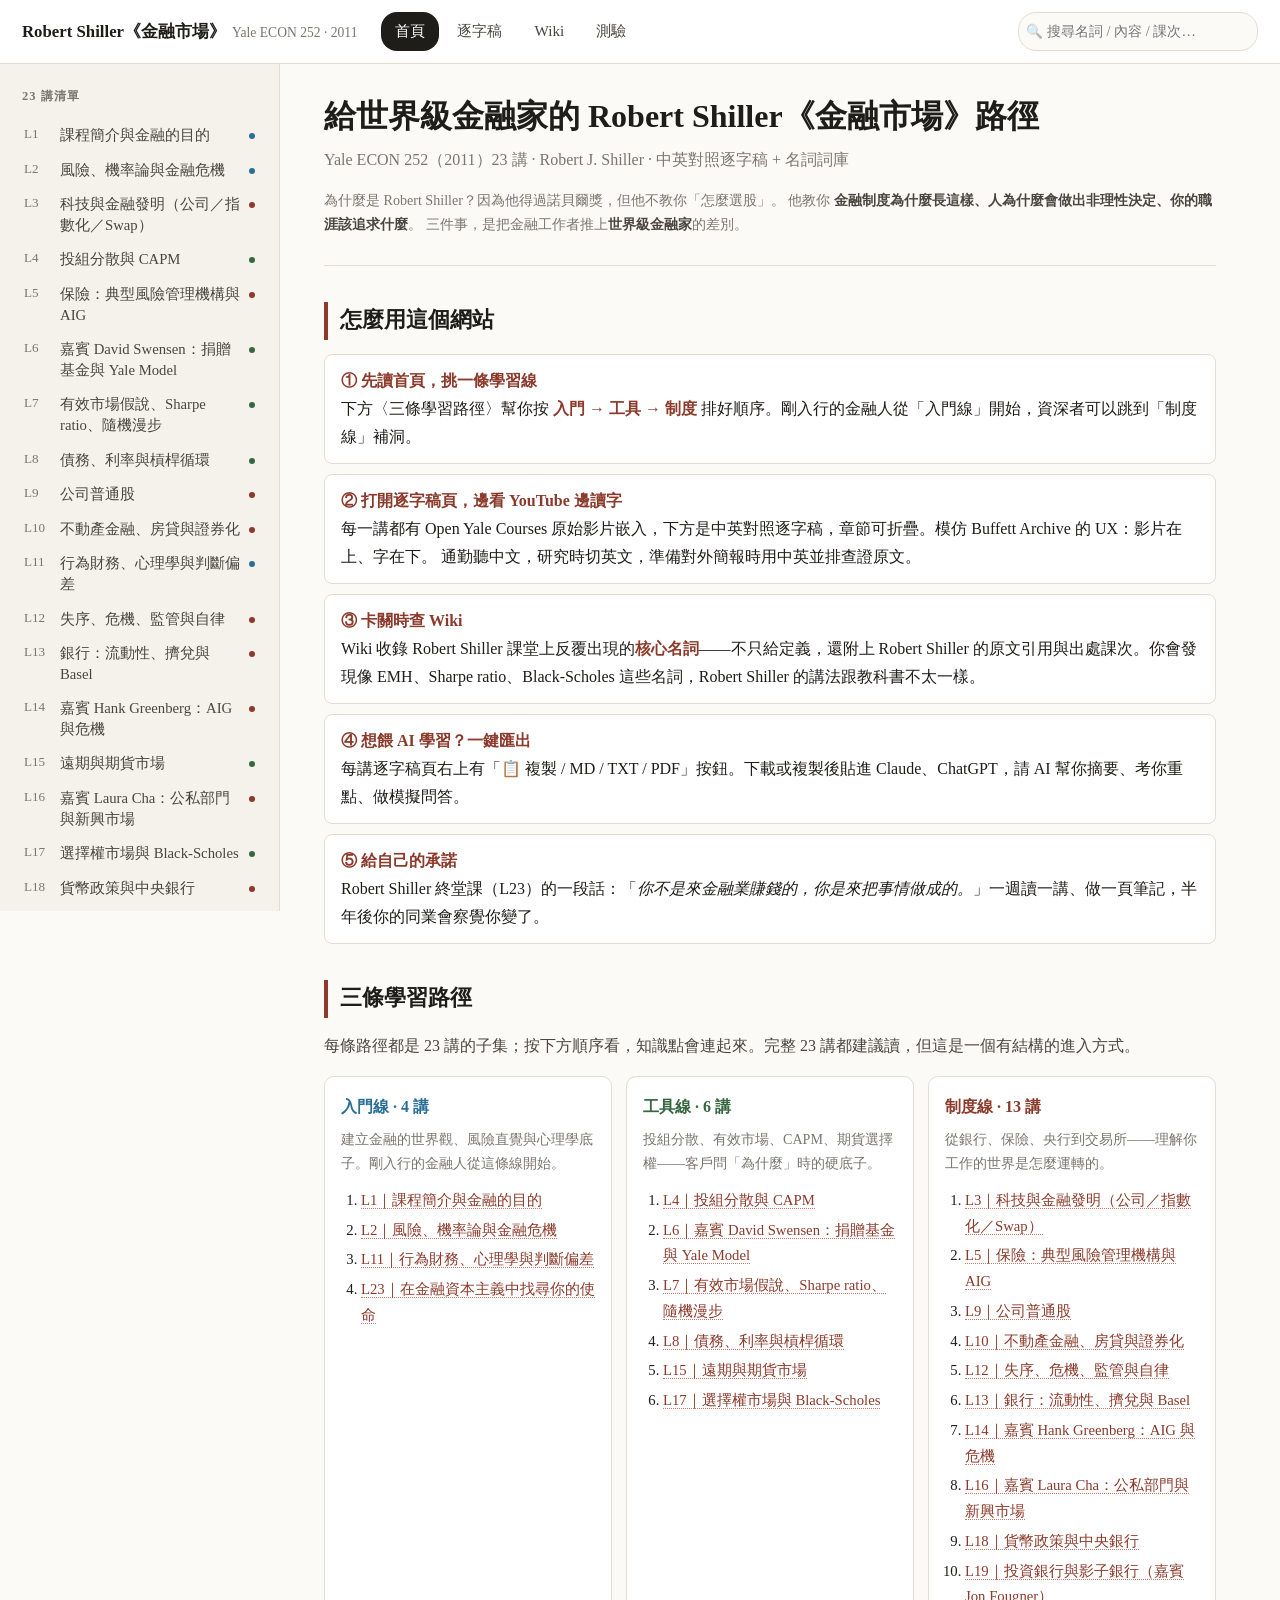
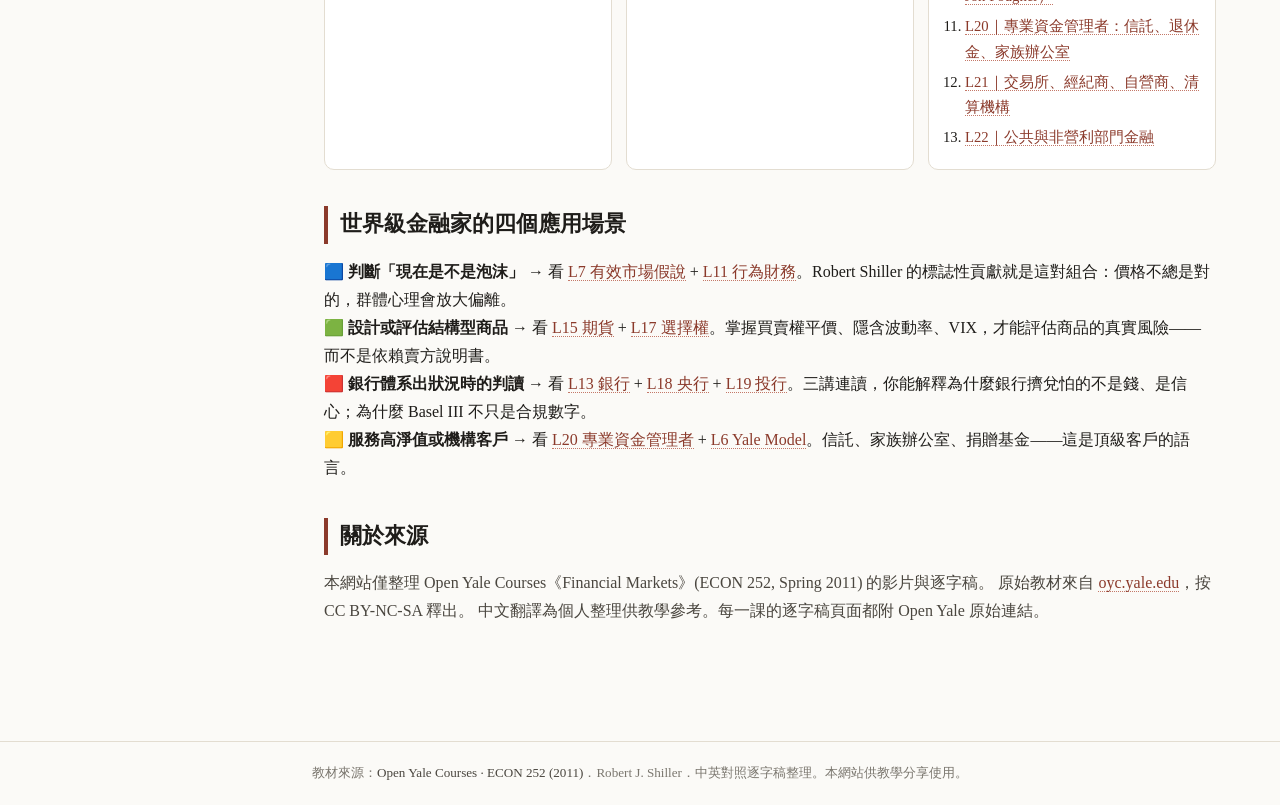
<file: index.html>
<!DOCTYPE html>
<html lang="zh-Hant">
<head>
<meta charset="UTF-8">
<meta name="viewport" content="width=device-width, initial-scale=1">
<title>Robert Shiller《金融市場》｜給世界級金融家的核心知識</title>
<meta name="description" content="Robert Shiller 在 Yale 開的《金融市場》（ECON 252, 2011）23 講中英對照逐字稿與名詞 Wiki，給世界級金融家的核心知識路徑。">
<link rel="stylesheet" href="assets/css/styles.css">
</head>
<body>

<div class="layout">
  <!-- sidebar injected by JS -->
  <main class="main">

    <section class="hero">
      <h1>給世界級金融家的 Robert Shiller《金融市場》路徑</h1>
      <div class="subtitle">Yale ECON 252（2011）23 講 · Robert J. Shiller · 中英對照逐字稿 + 名詞詞庫</div>
      <div class="meta">
        為什麼是 Robert Shiller？因為他得過諾貝爾獎，但他不教你「怎麼選股」。
        他教你 <b>金融制度為什麼長這樣、人為什麼會做出非理性決定、你的職涯該追求什麼</b>。
        三件事，是把金融工作者推上<b>世界級金融家</b>的差別。
      </div>
    </section>

    <section class="section howto">
      <h2>怎麼用這個網站</h2>
      <div class="step">
        <b>① 先讀首頁，挑一條學習線</b><br>
        下方〈三條學習路徑〉幫你按 <b>入門 → 工具 → 制度</b> 排好順序。剛入行的金融人從「入門線」開始，資深者可以跳到「制度線」補洞。
      </div>
      <div class="step">
        <b>② 打開逐字稿頁，邊看 YouTube 邊讀字</b><br>
        每一講都有 Open Yale Courses 原始影片嵌入，下方是中英對照逐字稿，章節可折疊。模仿 Buffett Archive 的 UX：影片在上、字在下。
        通勤聽中文，研究時切英文，準備對外簡報時用中英並排查證原文。
      </div>
      <div class="step">
        <b>③ 卡關時查 Wiki</b><br>
        Wiki 收錄 Robert Shiller 課堂上反覆出現的<b>核心名詞</b>——不只給定義，還附上 Robert Shiller 的原文引用與出處課次。你會發現像 EMH、Sharpe ratio、Black-Scholes 這些名詞，Robert Shiller 的講法跟教科書不太一樣。
      </div>
      <div class="step">
        <b>④ 想餵 AI 學習？一鍵匯出</b><br>
        每講逐字稿頁右上有「📋 複製 / MD / TXT / PDF」按鈕。下載或複製後貼進 Claude、ChatGPT，請 AI 幫你摘要、考你重點、做模擬問答。
      </div>
      <div class="step">
        <b>⑤ 給自己的承諾</b><br>
        Robert Shiller 終堂課（L23）的一段話：「<i>你不是來金融業賺錢的，你是來把事情做成的。</i>」一週讀一講、做一頁筆記，半年後你的同業會察覺你變了。
      </div>
    </section>

    <section class="section">
      <h2>三條學習路徑</h2>
      <p class="muted">每條路徑都是 23 講的子集；按下方順序看，知識點會連起來。完整 23 講都建議讀，但這是一個有結構的進入方式。</p>
      <div id="trackGrid" class="track-grid"></div>
    </section>

    <section class="section">
      <h2>世界級金融家的四個應用場景</h2>
      <div class="step">
        <b>🟦 判斷「現在是不是泡沫」</b> → 看 <a href="lecture.html?id=L07">L7 有效市場假說</a> + <a href="lecture.html?id=L11">L11 行為財務</a>。Robert Shiller 的標誌性貢獻就是這對組合：價格不總是對的，群體心理會放大偏離。
      </div>
      <div class="step">
        <b>🟩 設計或評估結構型商品</b> → 看 <a href="lecture.html?id=L15">L15 期貨</a> + <a href="lecture.html?id=L17">L17 選擇權</a>。掌握買賣權平價、隱含波動率、VIX，才能評估商品的真實風險——而不是依賴賣方說明書。
      </div>
      <div class="step">
        <b>🟥 銀行體系出狀況時的判讀</b> → 看 <a href="lecture.html?id=L13">L13 銀行</a> + <a href="lecture.html?id=L18">L18 央行</a> + <a href="lecture.html?id=L19">L19 投行</a>。三講連讀，你能解釋為什麼銀行擠兌怕的不是錢、是信心；為什麼 Basel III 不只是合規數字。
      </div>
      <div class="step">
        <b>🟨 服務高淨值或機構客戶</b> → 看 <a href="lecture.html?id=L20">L20 專業資金管理者</a> + <a href="lecture.html?id=L06">L6 Yale Model</a>。信託、家族辦公室、捐贈基金——這是頂級客戶的語言。
      </div>
    </section>

    <section class="section">
      <h2>關於來源</h2>
      <p>本網站僅整理 Open Yale Courses《Financial Markets》(ECON 252, Spring 2011) 的影片與逐字稿。
      原始教材來自 <a href="https://oyc.yale.edu/economics/econ-252-11" target="_blank" rel="noopener">oyc.yale.edu</a>，按 CC BY-NC-SA 釋出。
      中文翻譯為個人整理供教學參考。每一課的逐字稿頁面都附 Open Yale 原始連結。</p>
    </section>

  </main>
</div>

<script src="assets/js/common.js"></script>
<script src="assets/js/home.js"></script>
<script src="assets/js/analytics.js"></script>
</body>
</html>
</file>
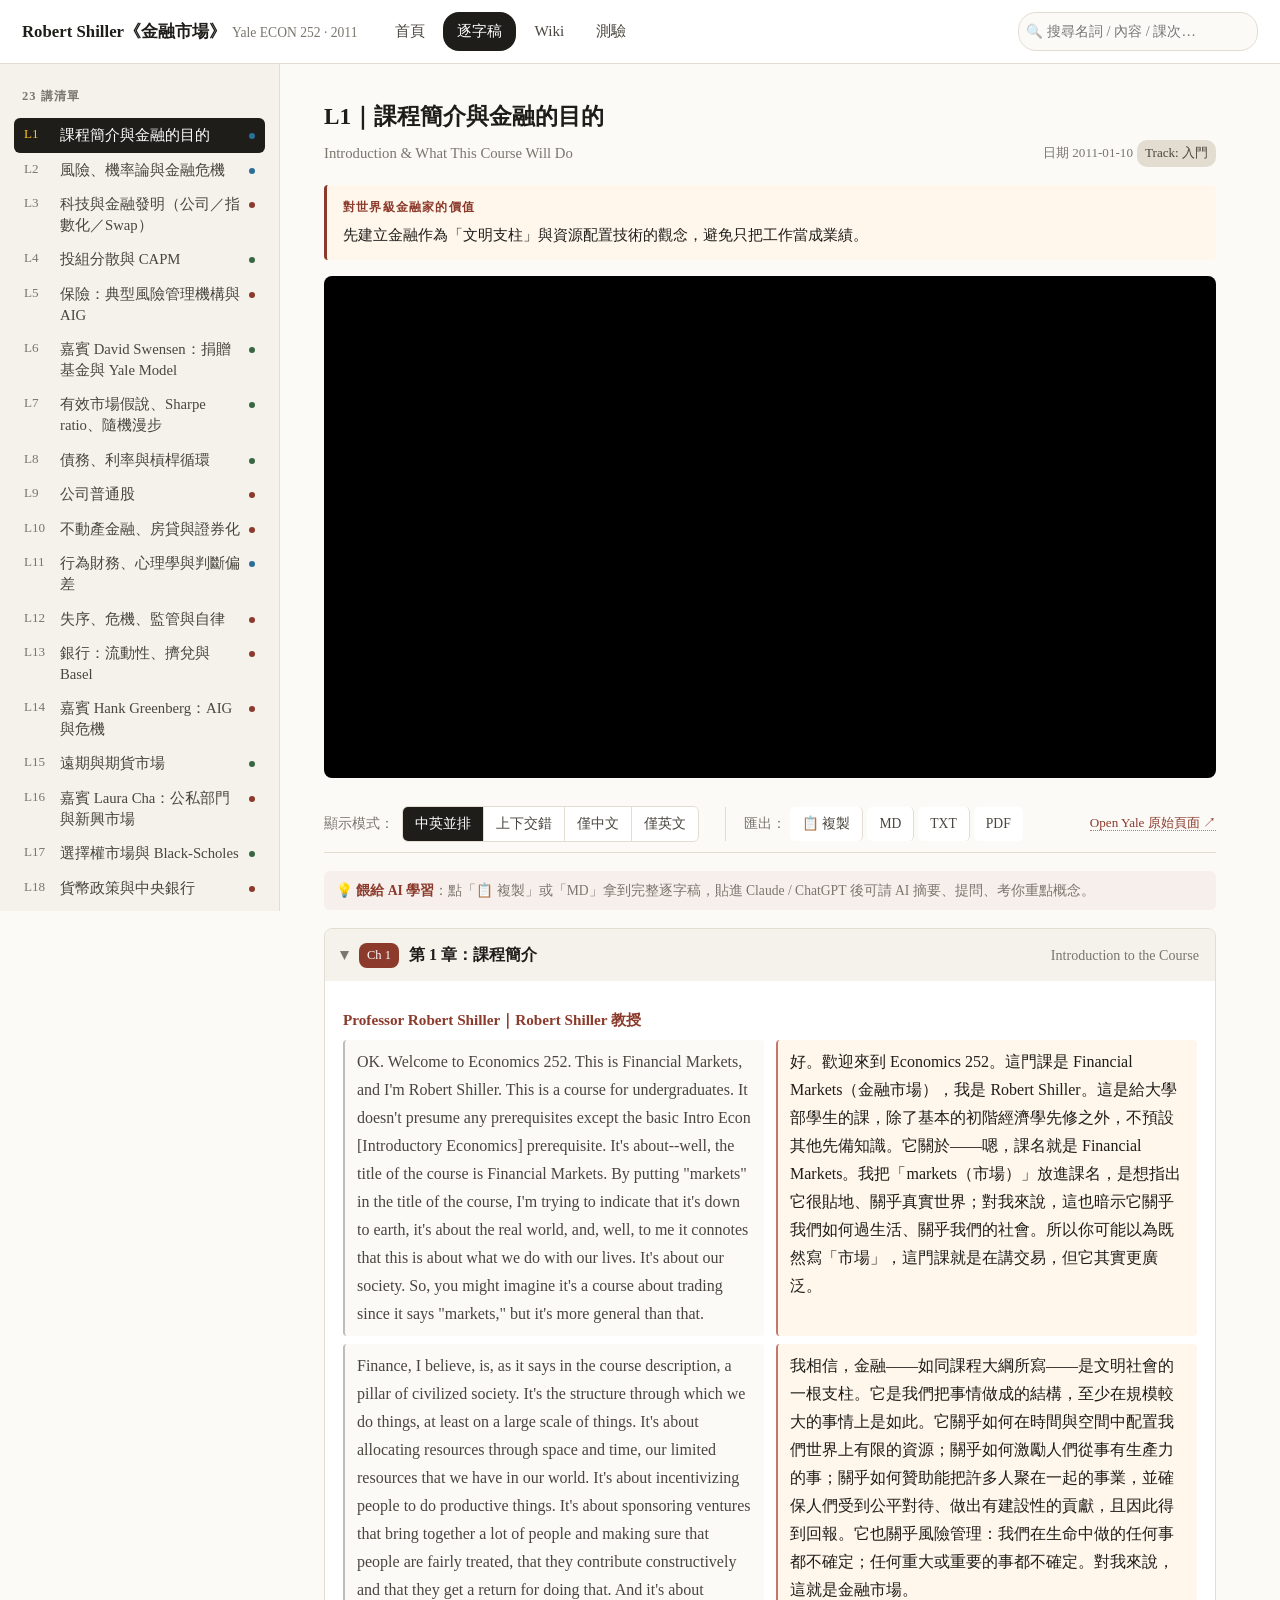
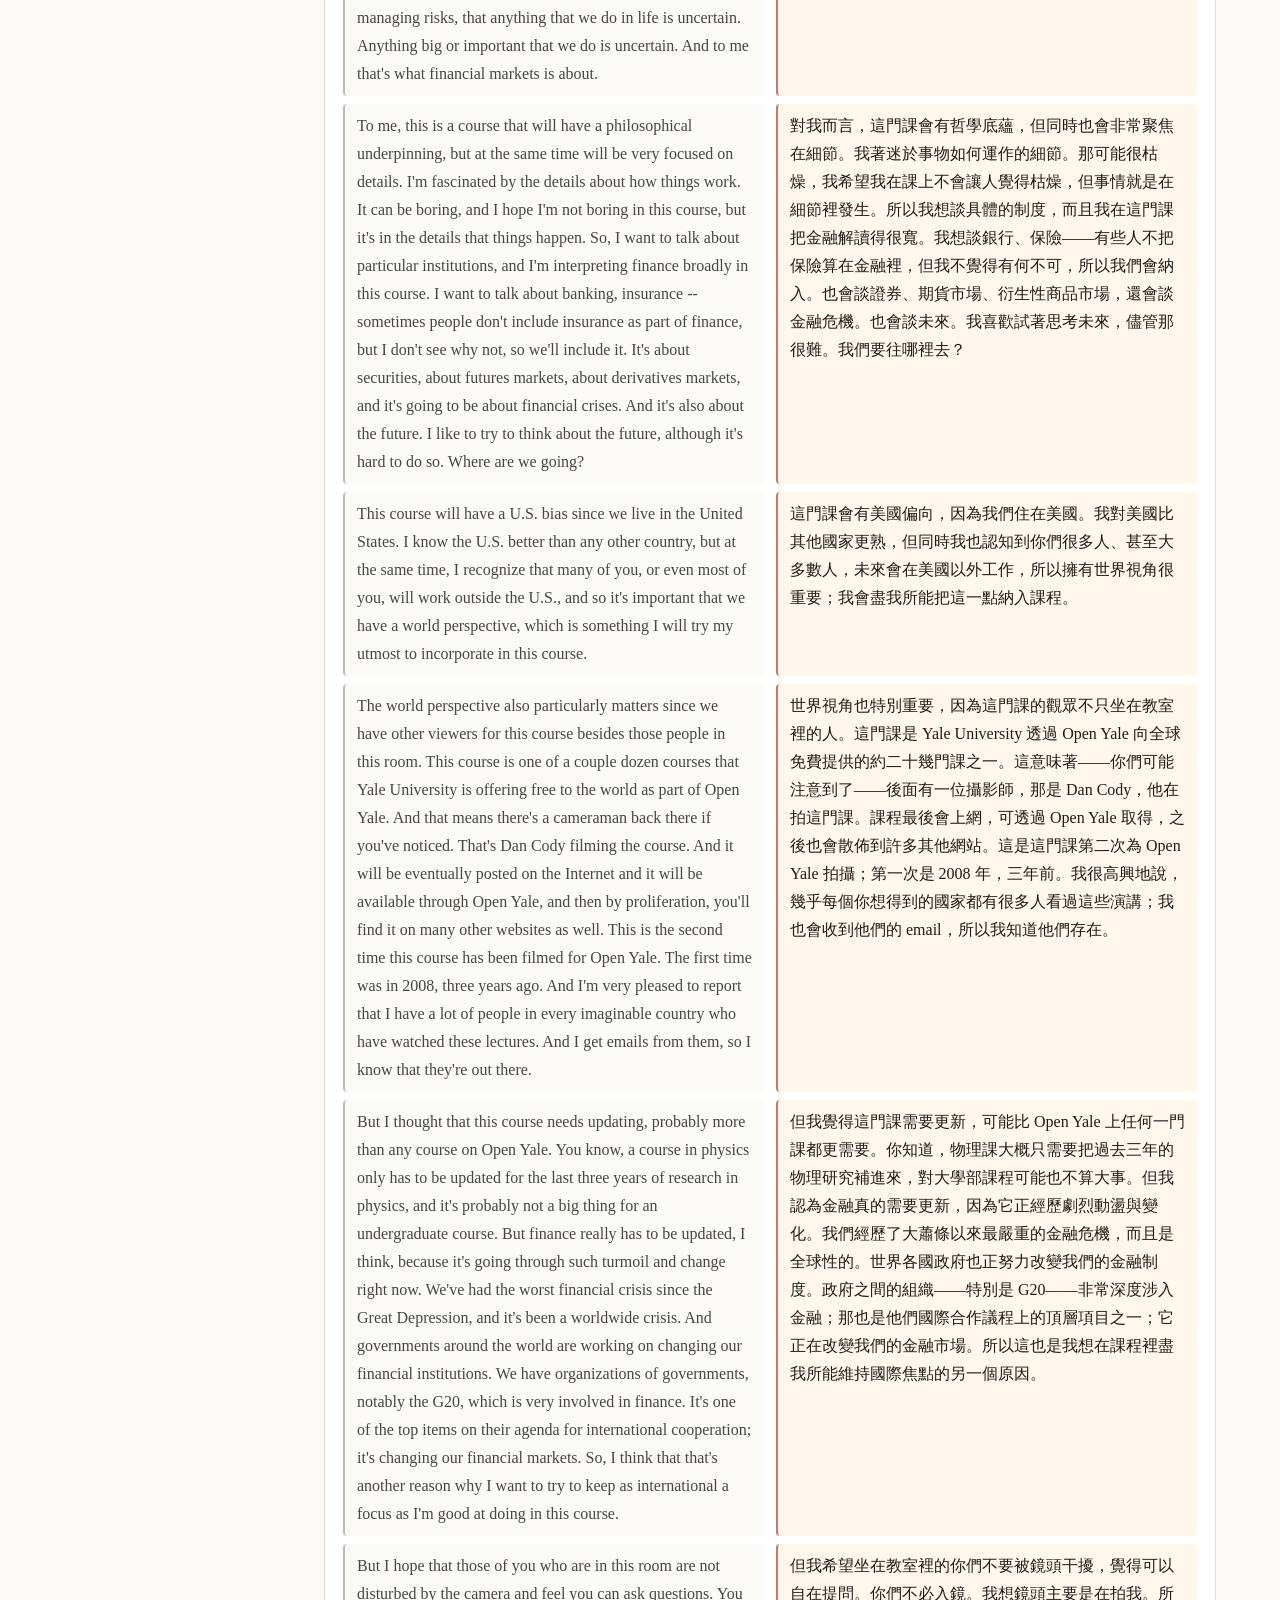
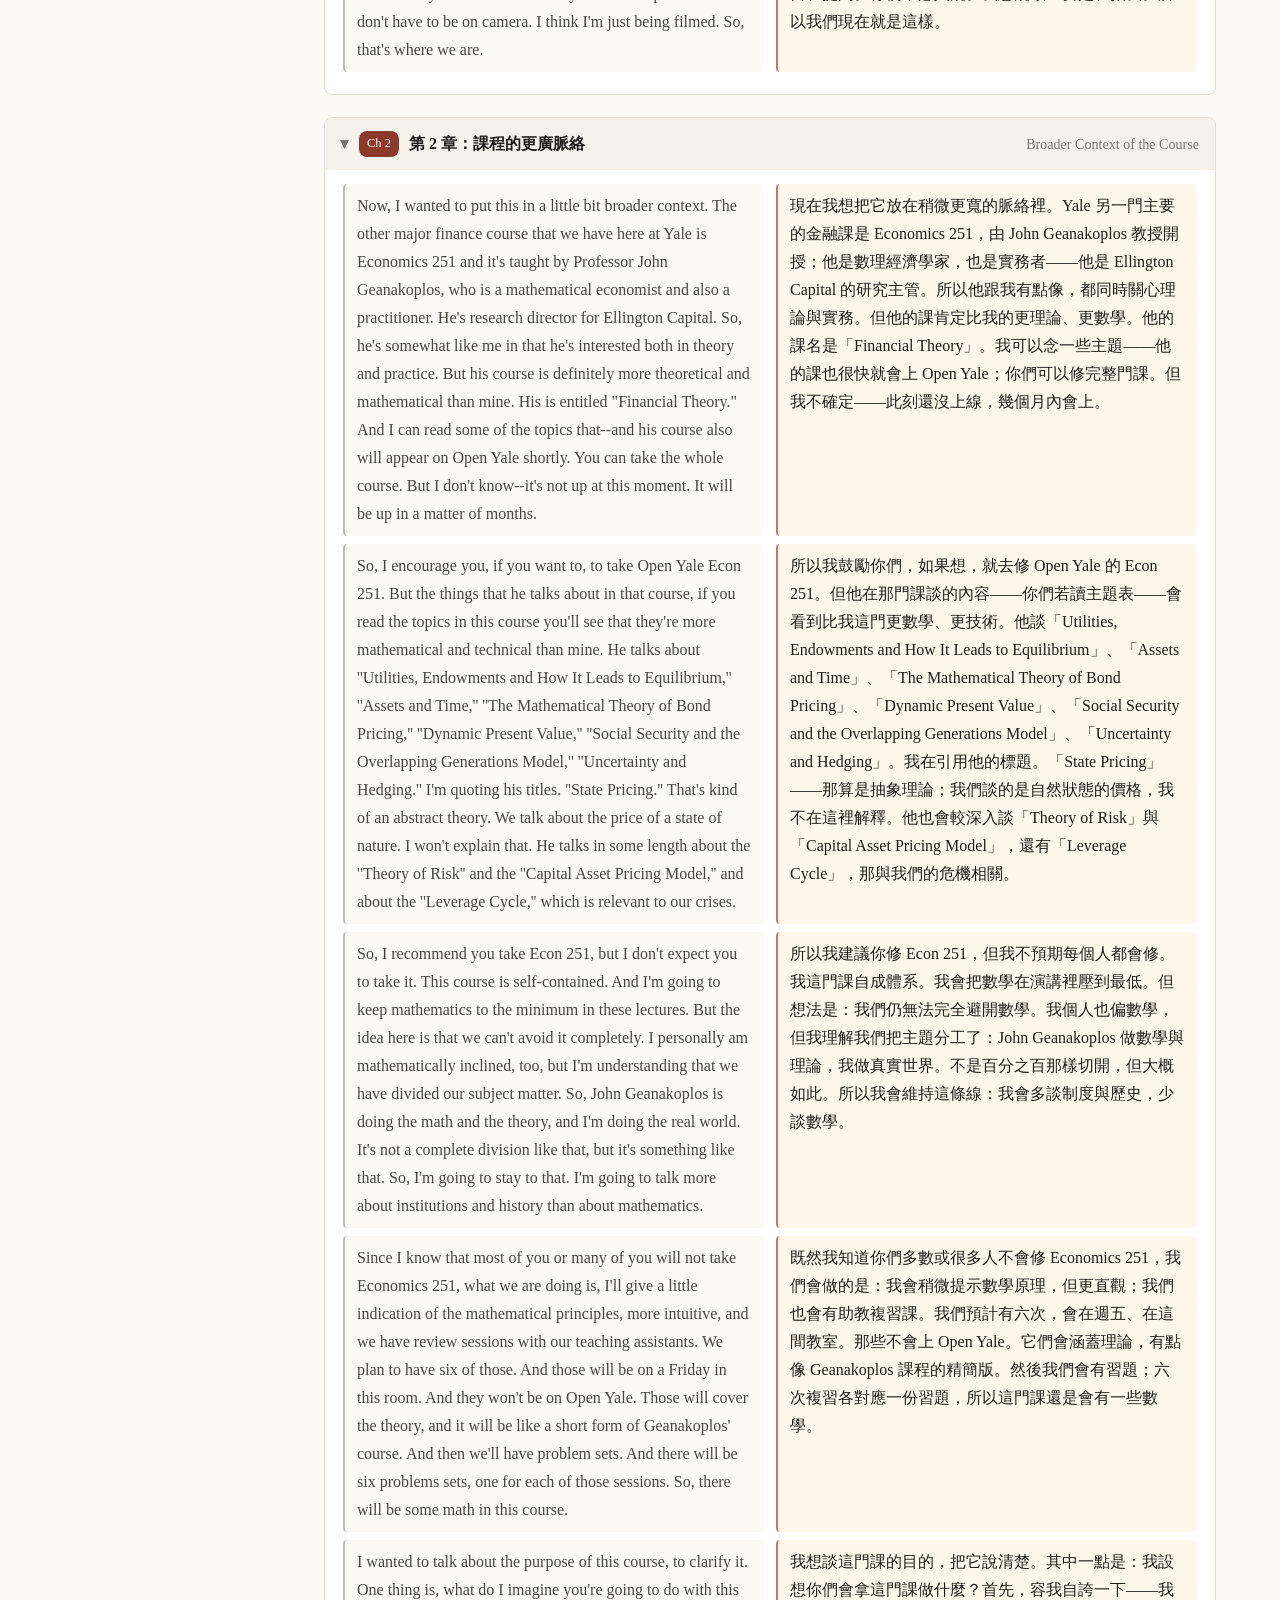
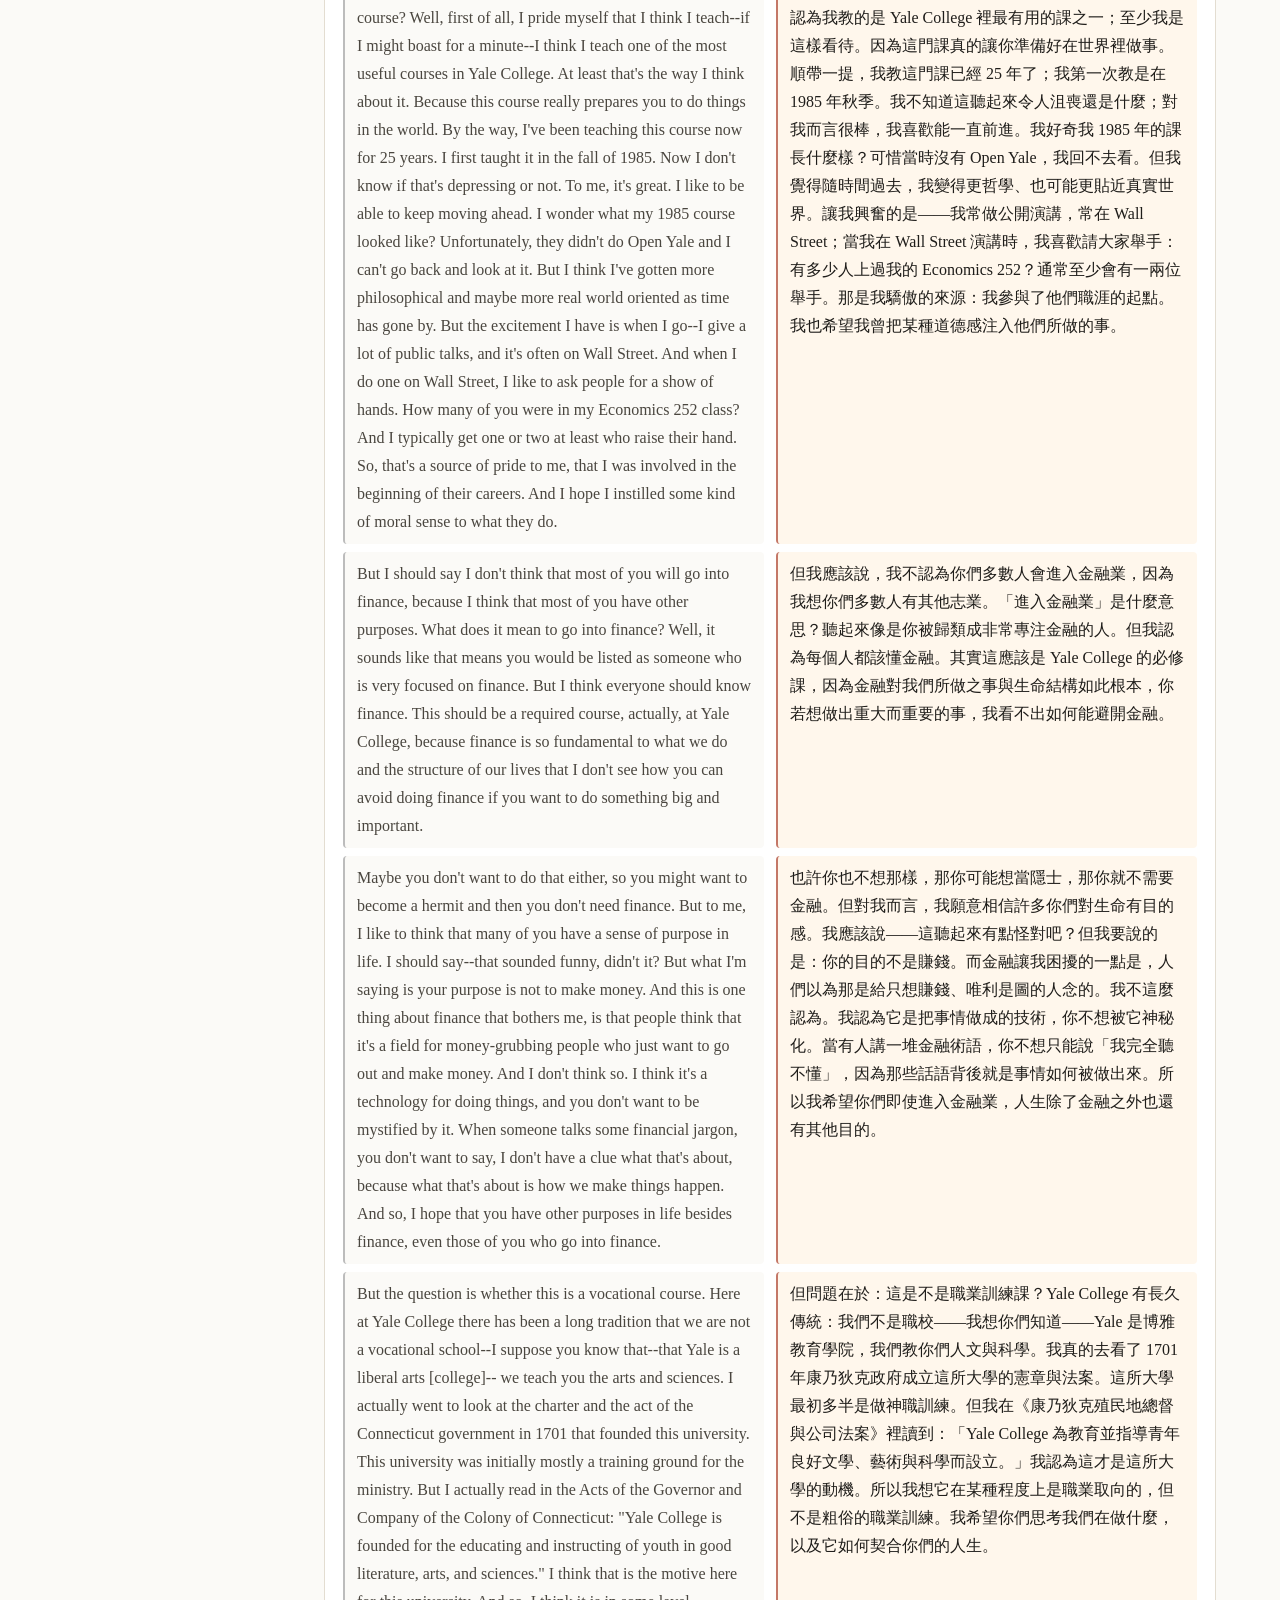
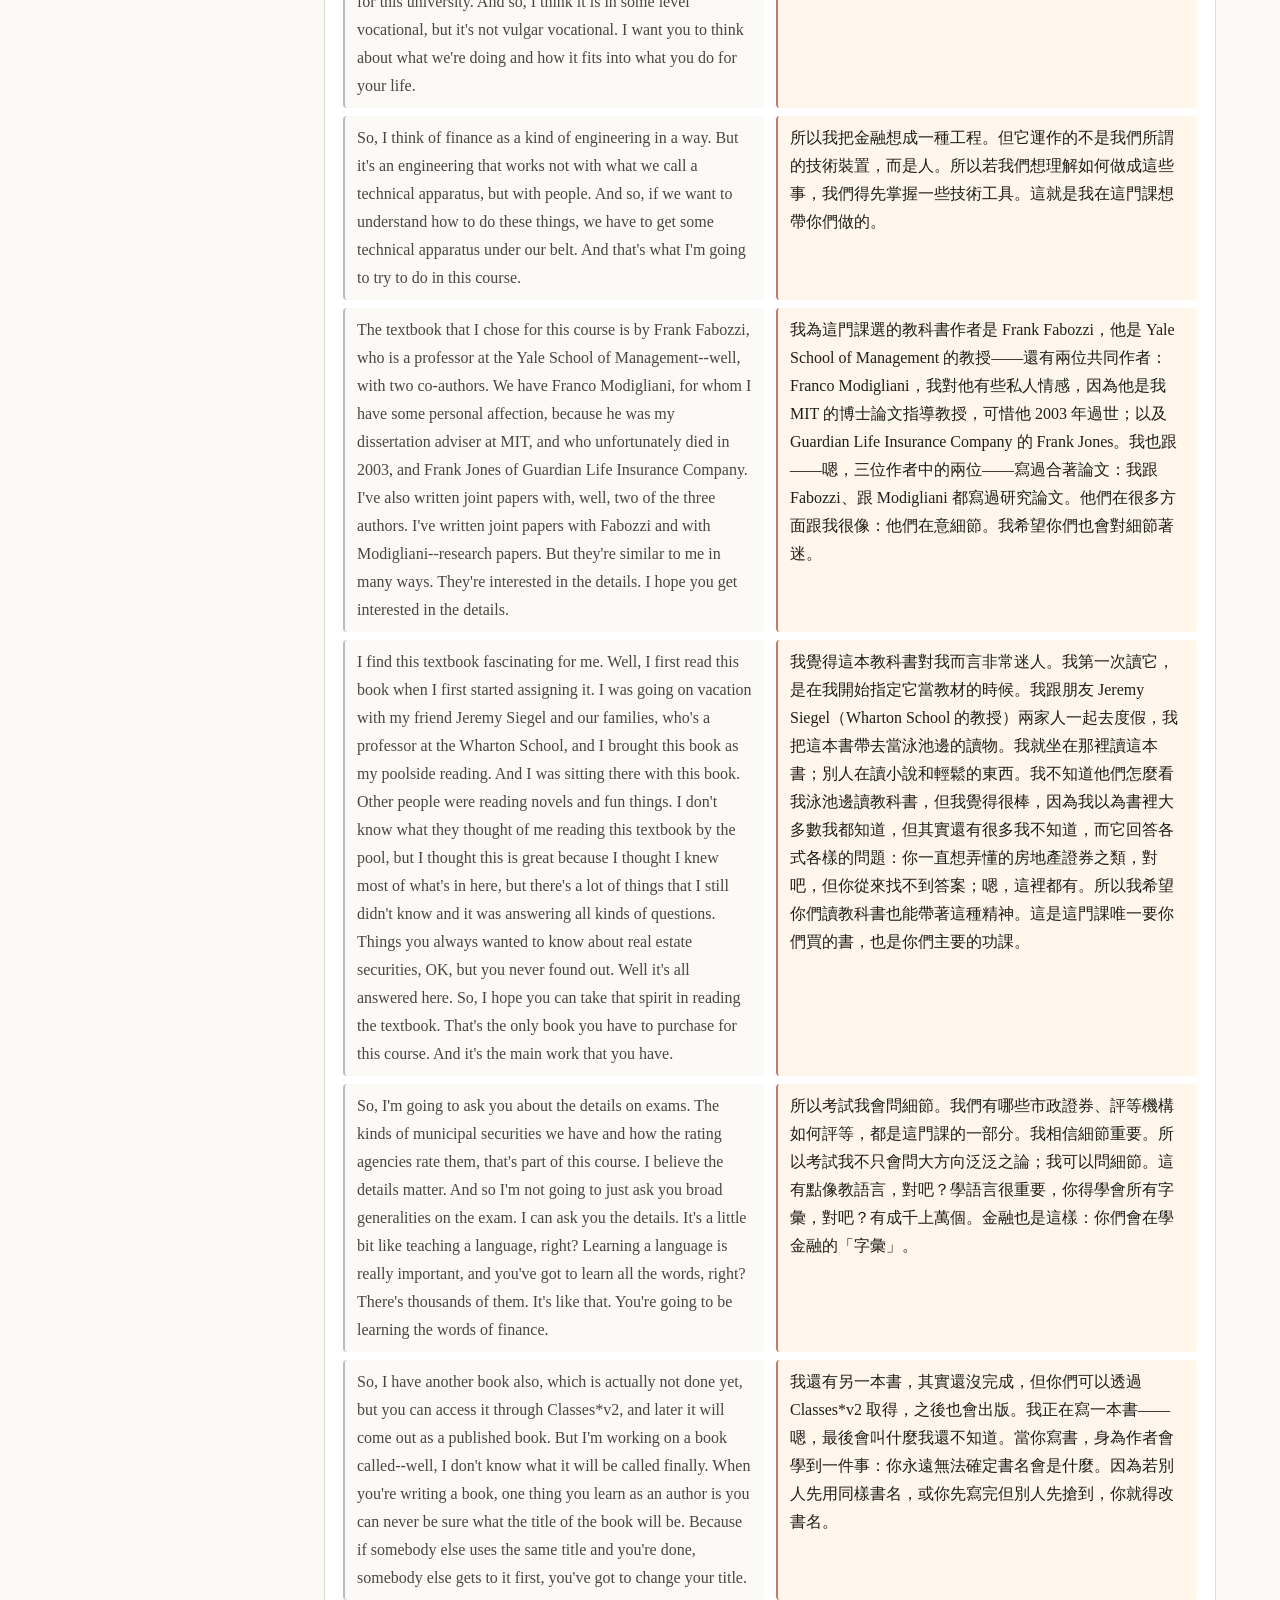
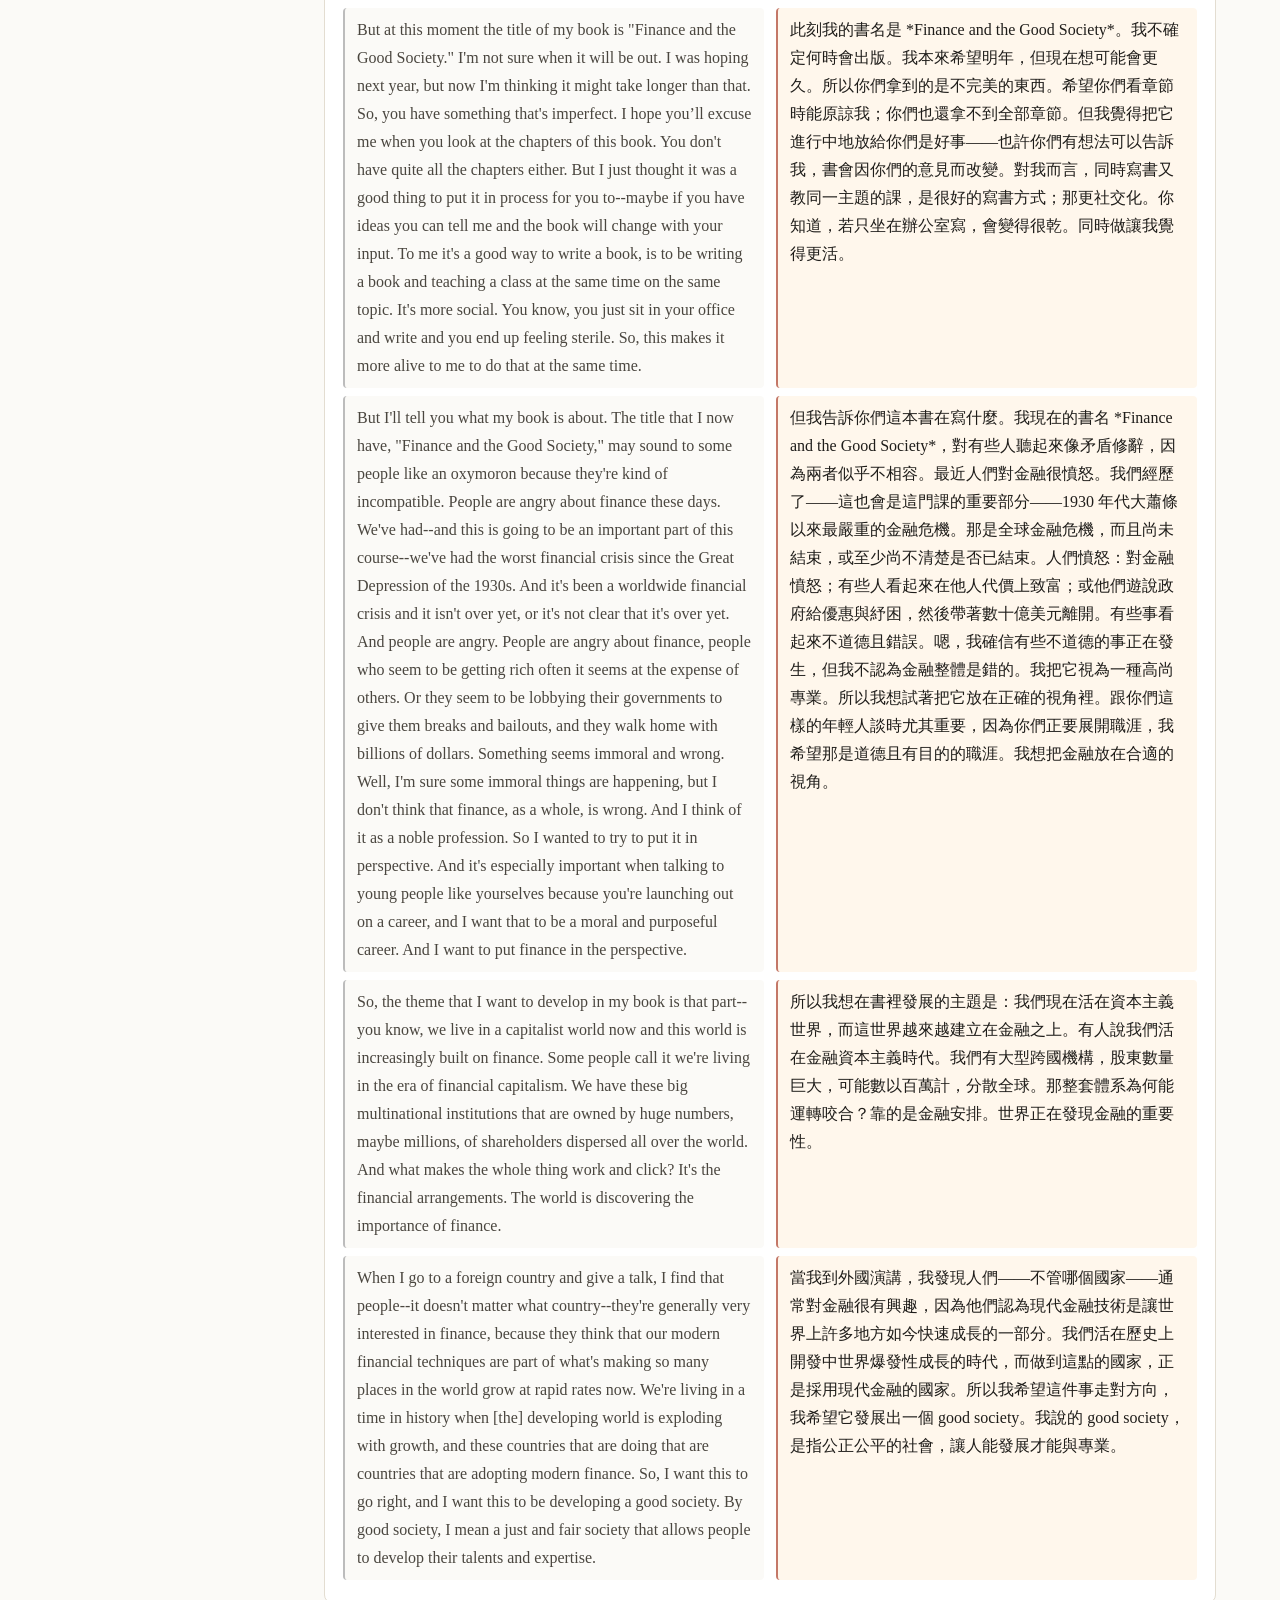
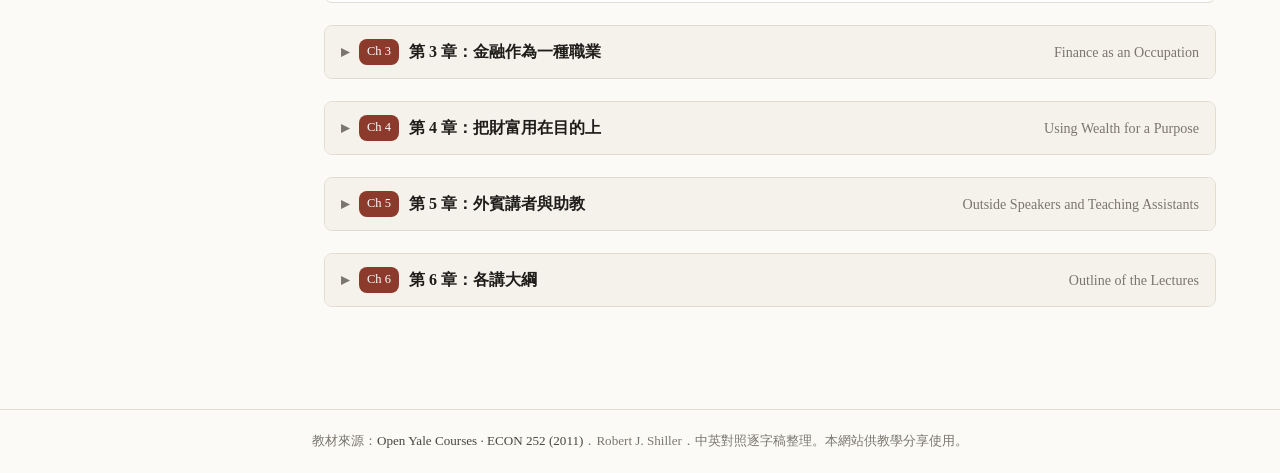
<file: lecture.html>
<!DOCTYPE html>
<html lang="zh-Hant">
<head>
<meta charset="UTF-8">
<meta name="viewport" content="width=device-width, initial-scale=1">
<title>逐字稿 — Robert Shiller《金融市場》</title>
<link rel="stylesheet" href="assets/css/styles.css">
</head>
<body>
<div class="layout">
  <main id="main" class="main">
    <div class="muted" style="padding:80px 0;text-align:center">載入中…</div>
  </main>
</div>
<script src="assets/js/common.js"></script>
<script src="assets/js/lecture.js"></script>
<script src="assets/js/analytics.js"></script>
</body>
</html>
</file>
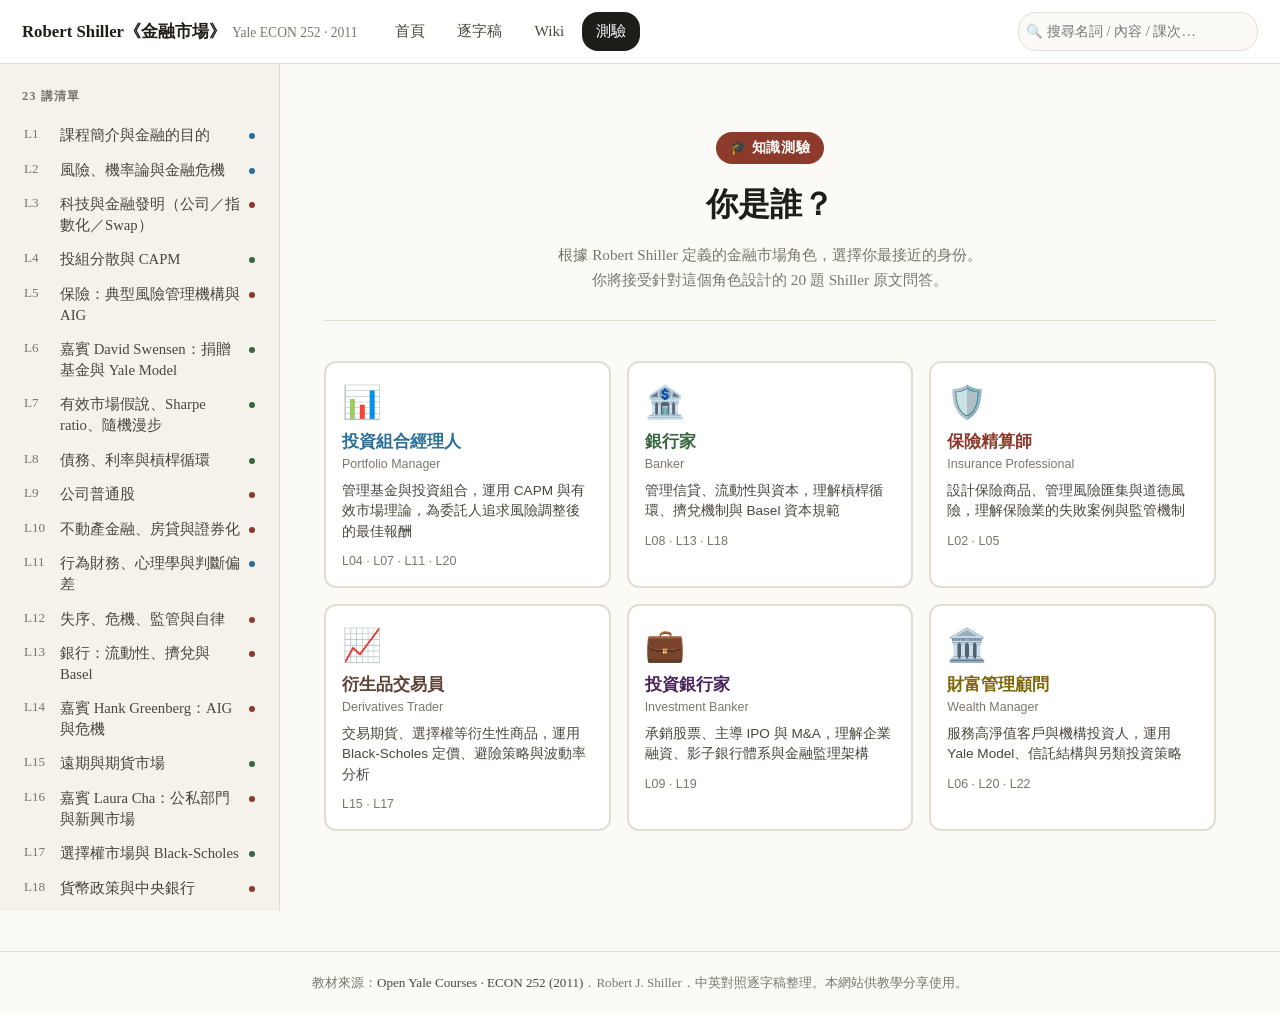
<file: quiz.html>
<!DOCTYPE html>
<html lang="zh-Hant">
<head>
<meta charset="UTF-8">
<meta name="viewport" content="width=device-width, initial-scale=1">
<title>知識測驗｜Robert Shiller《金融市場》</title>
<meta name="description" content="Robert Shiller 金融市場知識測驗——選擇你的金融角色，透過 Shiller 原文問答挑戰同事，登上排行榜。">
<link rel="stylesheet" href="assets/css/styles.css">
</head>
<body>

<div class="layout">
  <!-- sidebar injected by JS -->
  <main class="main" id="quizMain">

    <!-- ── Screen 1: Role Selection ── -->
    <div id="screenRole" class="quiz-screen active">
      <div class="quiz-hero">
        <div class="quiz-badge">🎓 知識測驗</div>
        <h1>你是誰？</h1>
        <p class="quiz-sub">根據 Robert Shiller 定義的金融市場角色，選擇你最接近的身份。<br>你將接受針對這個角色設計的 20 題 Shiller 原文問答。</p>
      </div>
      <div id="roleGrid" class="role-grid"></div>
    </div>

    <!-- ── Screen 2: Username Input ── -->
    <div id="screenName" class="quiz-screen">
      <div class="quiz-hero">
        <div id="selectedRoleDisplay" class="role-badge-large"></div>
        <h1>你叫什麼名字？</h1>
        <p class="quiz-sub">你的名字會出現在排行榜上。</p>
      </div>
      <div class="name-form-wrap">
        <form id="nameForm" class="name-form">
          <input type="text" id="nameInput" placeholder="輸入你的名字（如：Jack）" maxlength="20" autocomplete="off" />
          <button type="submit" class="btn-primary" id="startBtn">開始測驗 →</button>
        </form>
        <button class="btn-ghost" id="backToRoles">← 重新選擇角色</button>
      </div>
    </div>

    <!-- ── Screen 3: Quiz In Progress ── -->
    <div id="screenQuiz" class="quiz-screen">
      <div class="quiz-topbar">
        <div class="quiz-identity">
          <span id="qRoleBadge" class="role-badge-sm"></span>
          <span id="qPlayerName" class="player-name-sm"></span>
        </div>
        <div class="quiz-progress-wrap">
          <span id="qProgress" class="quiz-progress-label">第 1 題 / 共 8 題</span>
          <div class="quiz-progress-bar"><div id="qProgressFill" class="quiz-progress-fill" style="width:0%"></div></div>
        </div>
        <div id="qScore" class="quiz-score-badge">0 分</div>
      </div>

      <div class="question-card" id="questionCard">
        <div class="q-meta" id="qMeta"></div>
        <div class="q-text" id="qText"></div>
        <div class="q-choices" id="qChoices"></div>
      </div>

      <!-- Feedback panel (hidden until answer) -->
      <div class="feedback-panel" id="feedbackPanel" style="display:none">
        <div class="feedback-verdict" id="feedbackVerdict"></div>
        <div class="feedback-explanation" id="feedbackExplanation"></div>
        <div class="feedback-quote-wrap">
          <div class="feedback-quote-label">Robert Shiller 原文</div>
          <blockquote class="feedback-quote" id="feedbackQuote"></blockquote>
        </div>
        <div class="feedback-links" id="feedbackLinks"></div>
        <button class="btn-primary" id="nextBtn">下一題 →</button>
      </div>
    </div>

    <!-- ── Screen 4: Results + Leaderboard ── -->
    <div id="screenResults" class="quiz-screen">
      <div class="results-hero">
        <div id="resultRoleBadge" class="role-badge-large"></div>
        <div id="resultScore" class="result-score"></div>
        <div id="resultMsg" class="result-msg"></div>
        <div id="resultPlayerName" class="result-player-name"></div>
      </div>

      <div class="results-actions">
        <button class="btn-primary" id="retryBtn">再挑戰一次</button>
        <button class="btn-secondary" id="changeRoleBtn">換個角色</button>
        <button class="btn-ghost" id="exportBtn">📤 匯出分數碼（分享給同事）</button>
      </div>

      <div class="import-wrap">
        <details class="import-details">
          <summary>📥 匯入同事分數碼</summary>
          <div class="import-form">
            <textarea id="importInput" placeholder="貼上同事的分數碼…" rows="3"></textarea>
            <button class="btn-secondary" id="importBtn">匯入</button>
            <div id="importMsg" class="import-msg"></div>
          </div>
        </details>
      </div>

      <div class="leaderboard-section">
        <h2>🏆 排行榜</h2>
        <p class="leaderboard-note">排行榜儲存於本機瀏覽器。匯出分數碼，讓同事匯入到他們的排行榜來競賽。</p>
        <div id="leaderboard" class="leaderboard-table"></div>
        <button class="btn-ghost btn-sm" id="clearLBBtn" style="margin-top:12px">清空排行榜</button>
      </div>
    </div>

  </main>
</div>

<script src="assets/js/common.js"></script>
<script src="assets/js/quiz.js"></script>
</body>
</html>
</file>
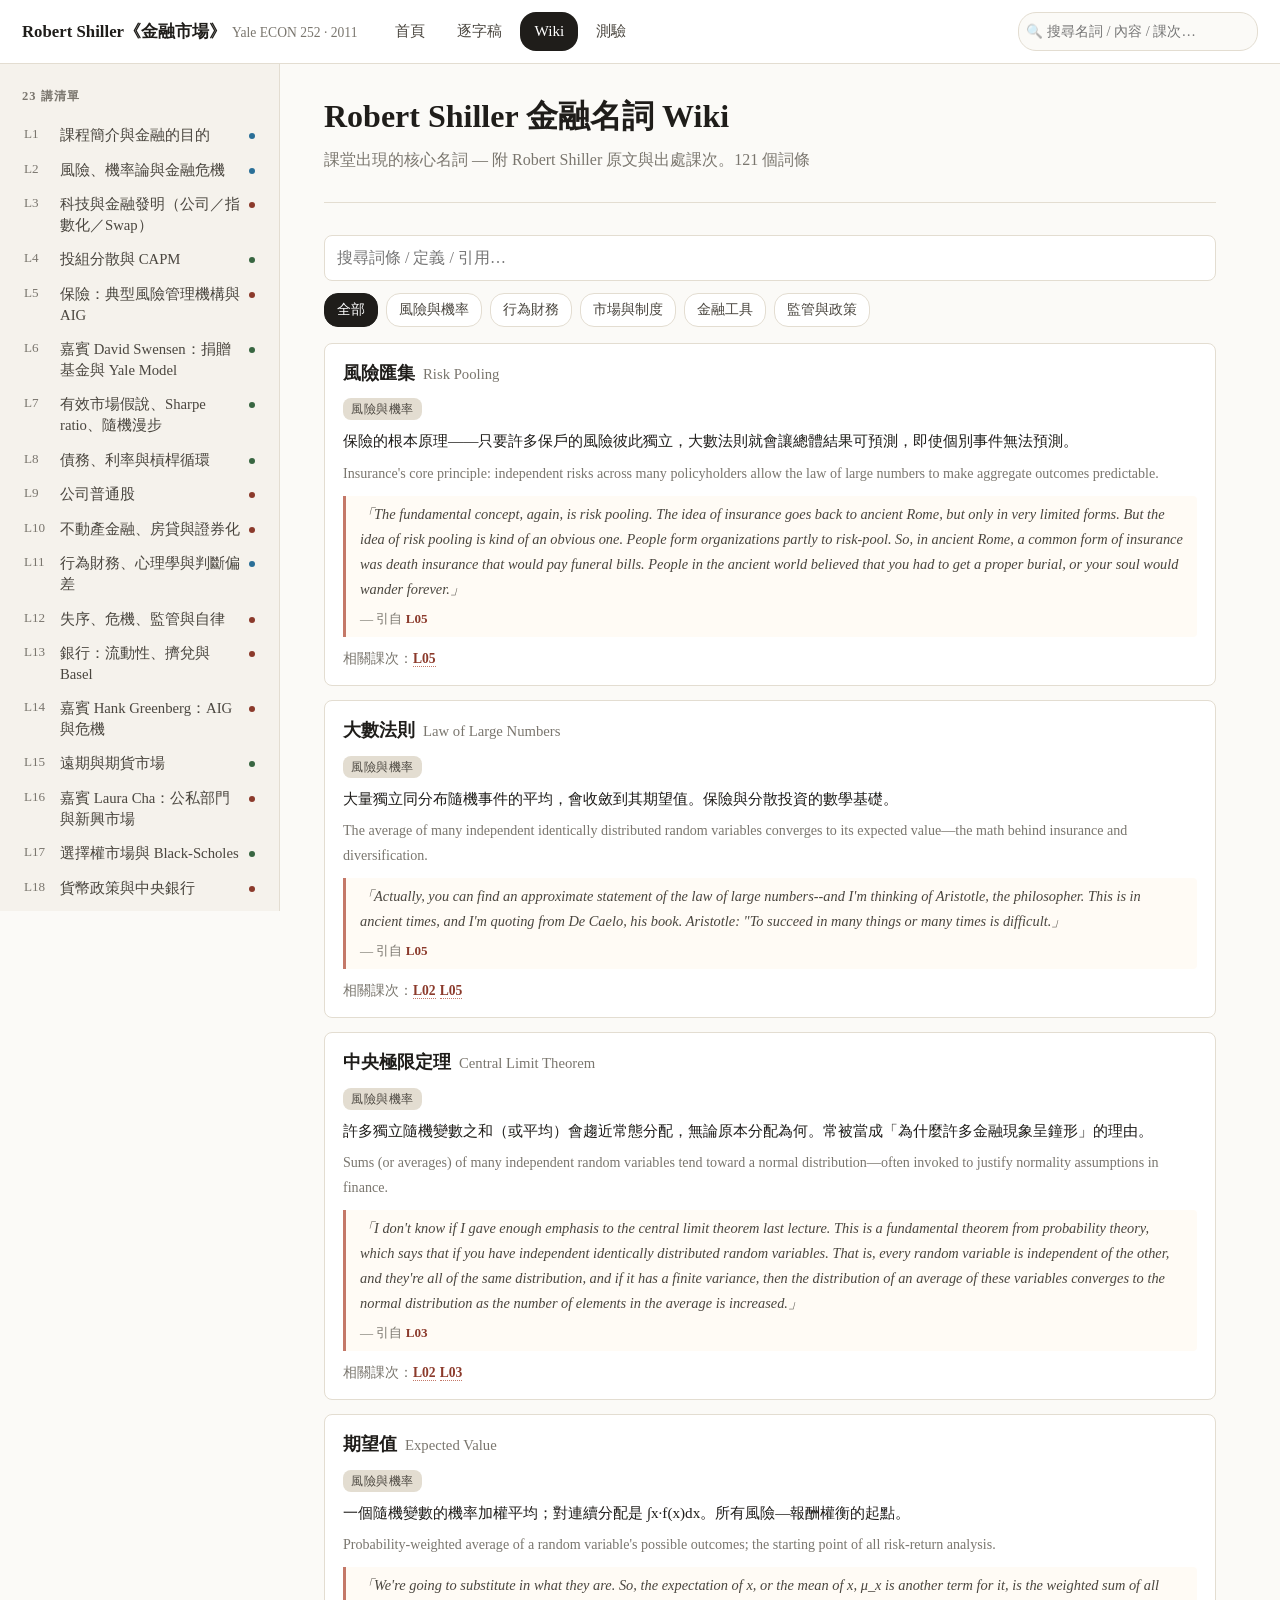
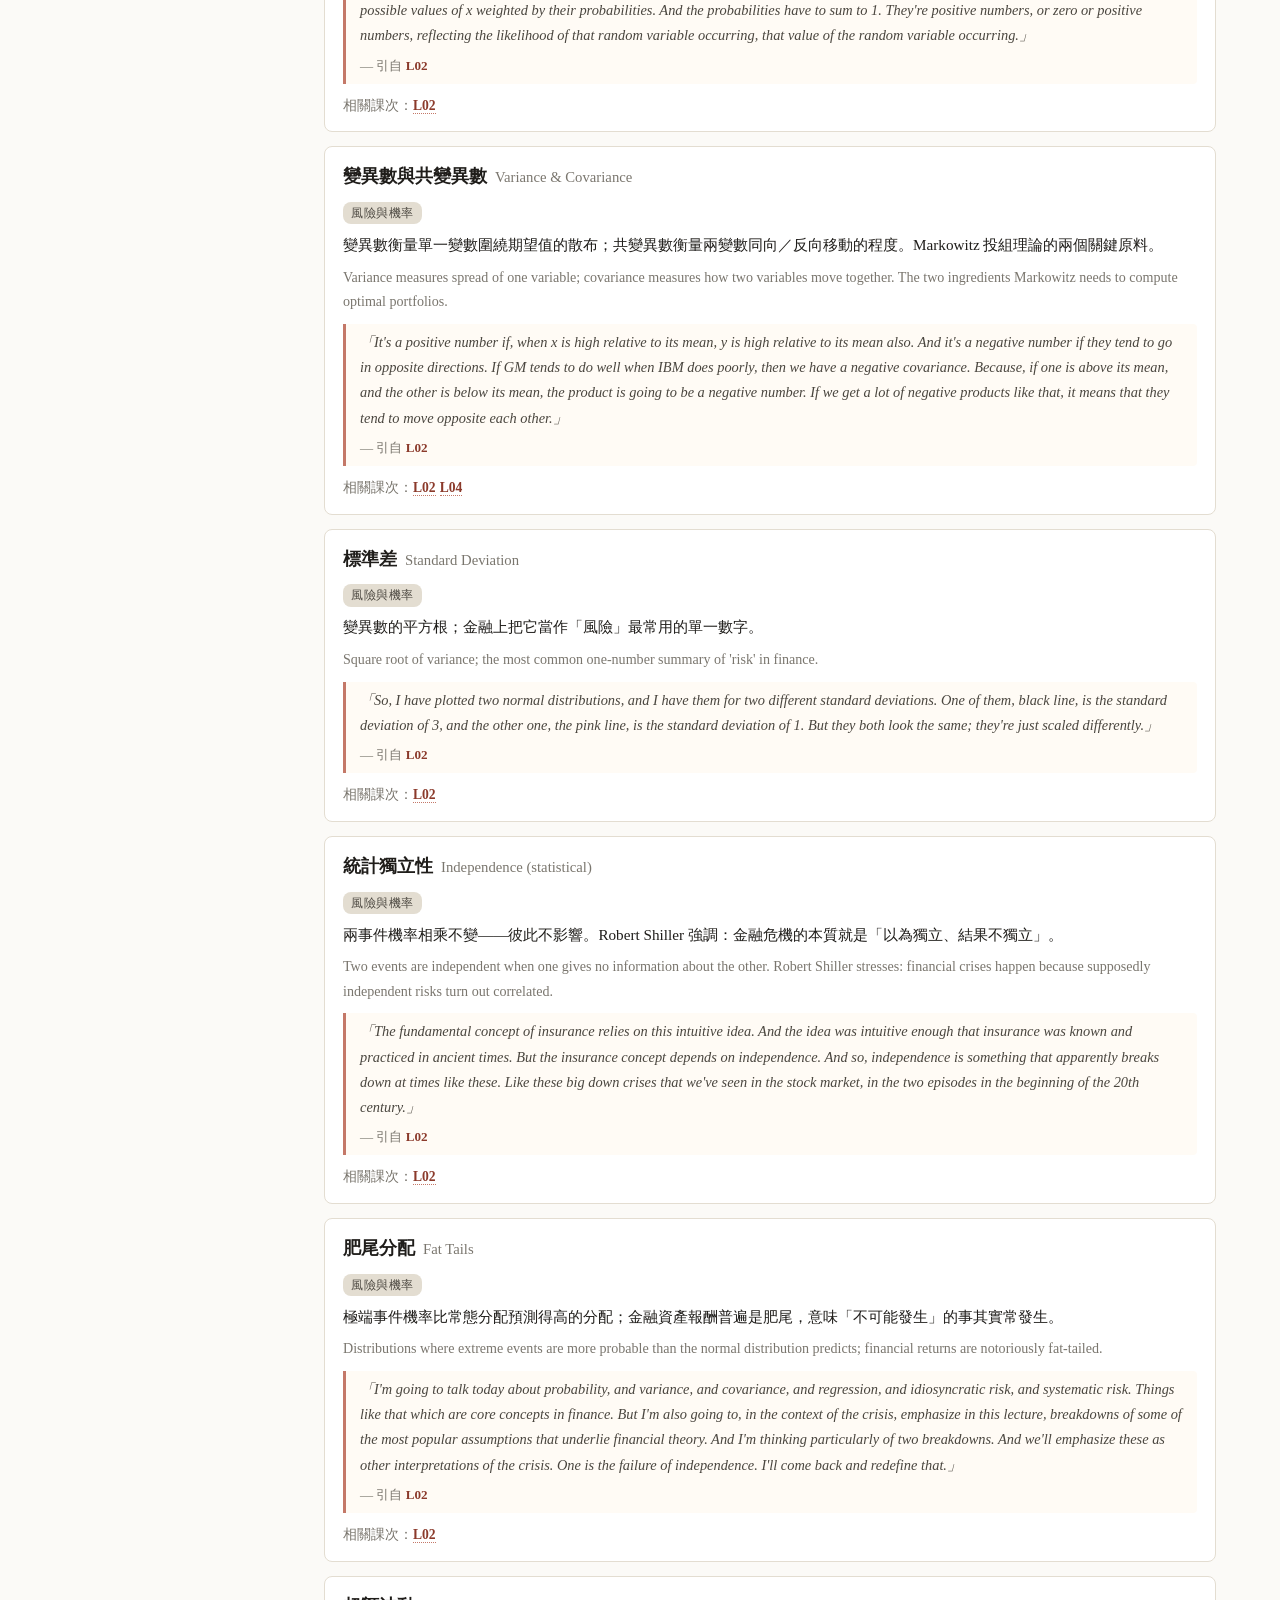
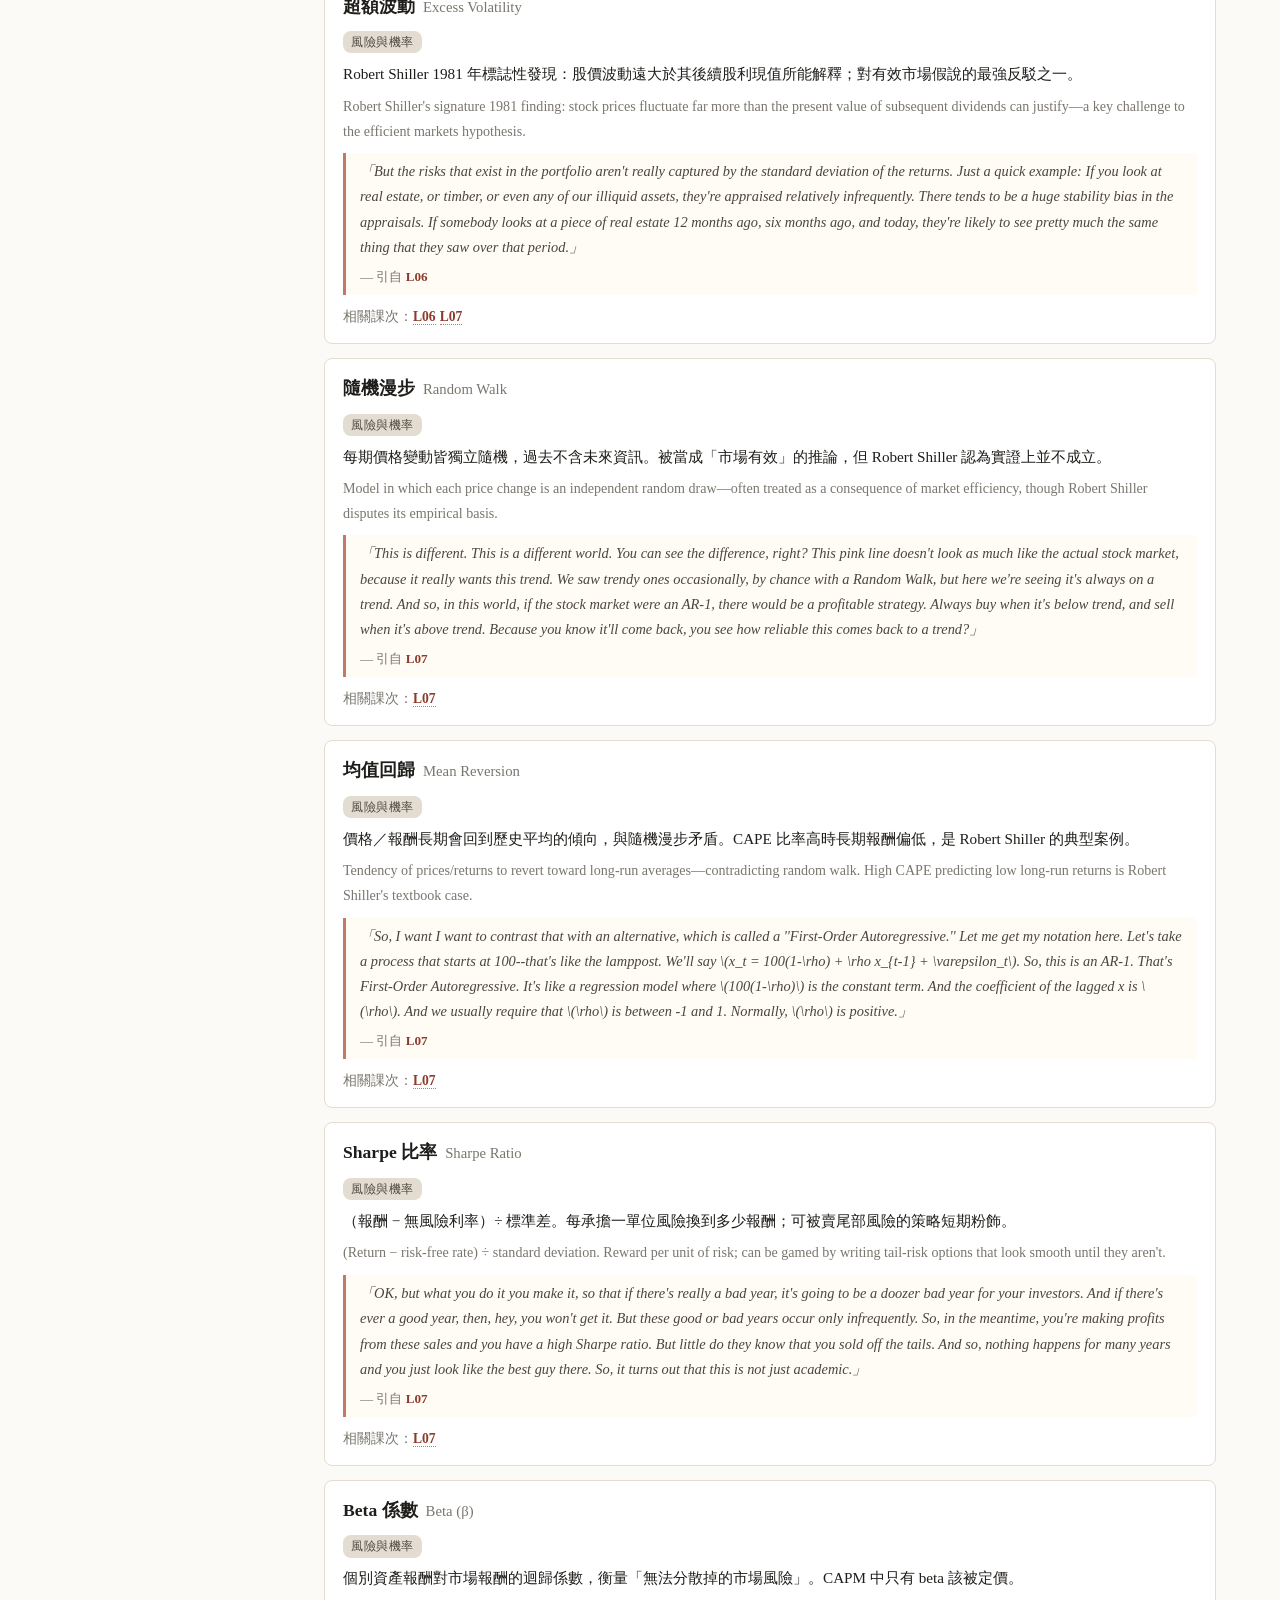
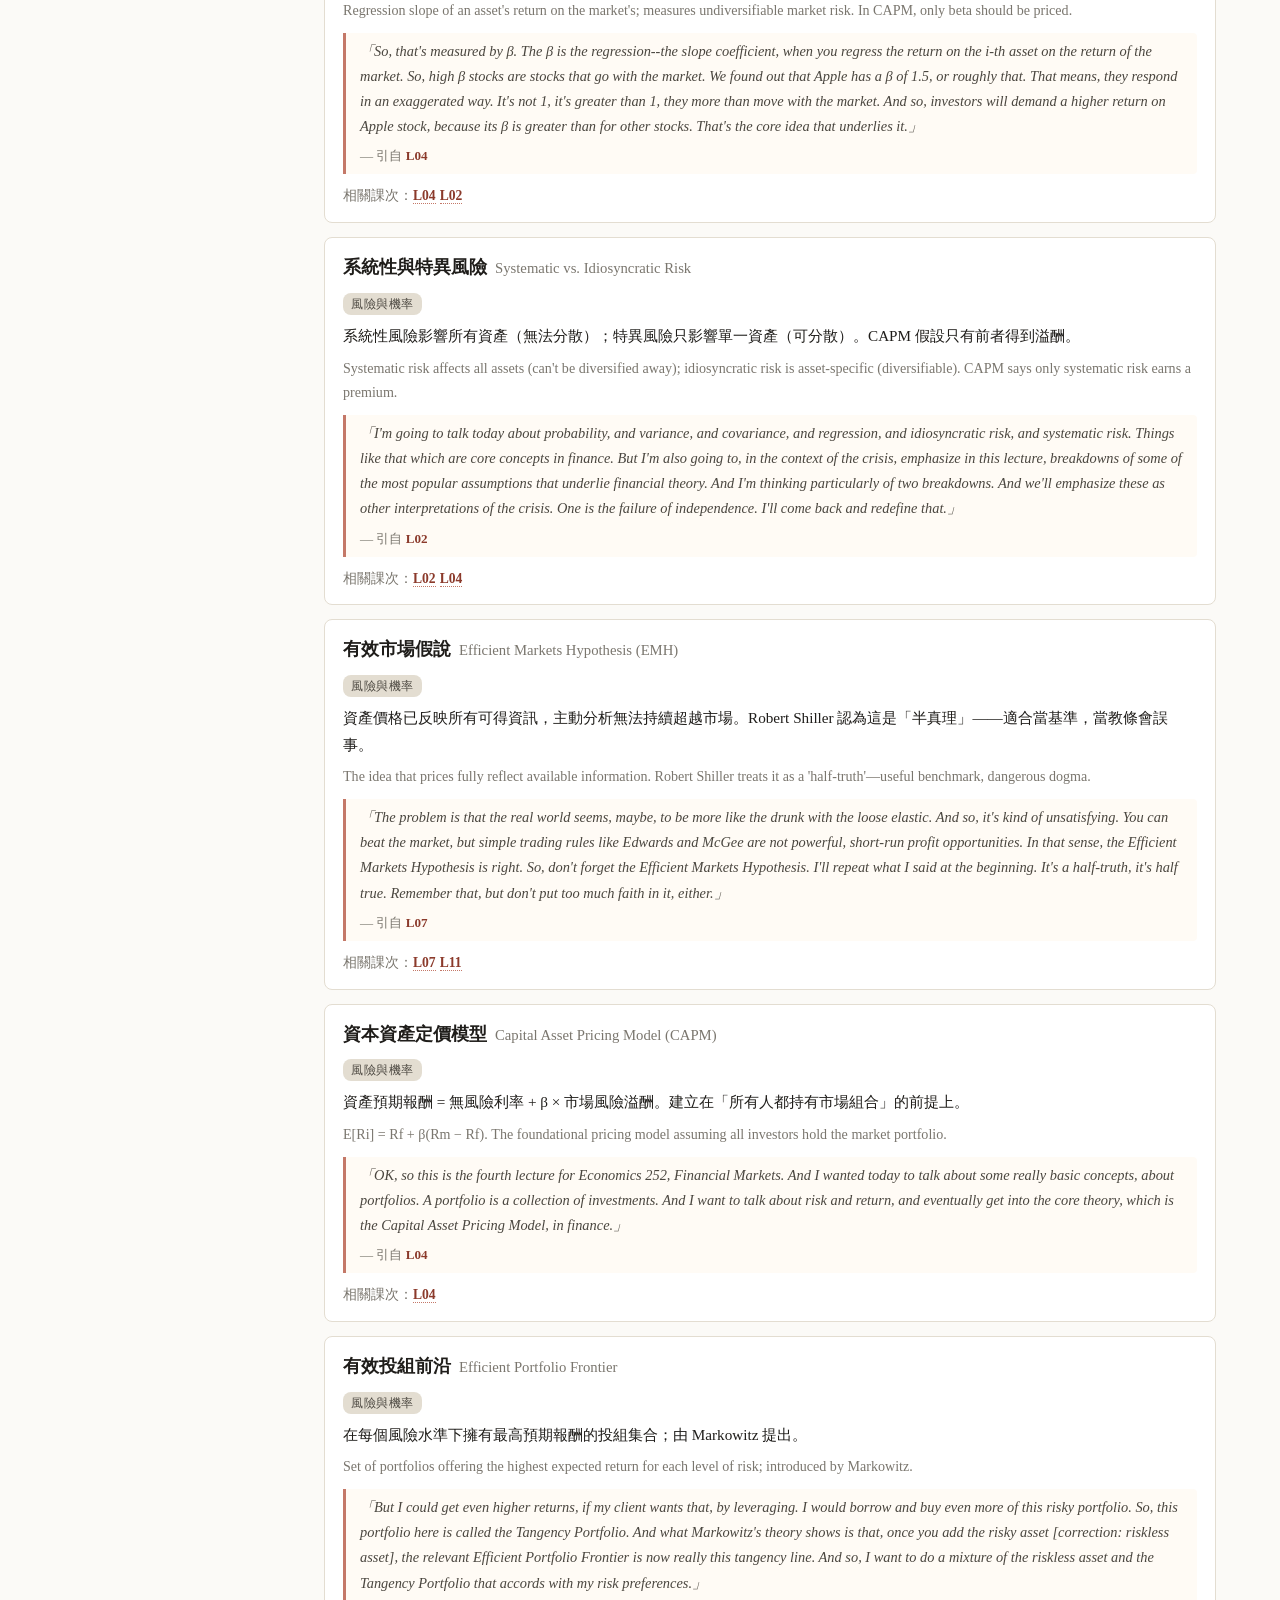
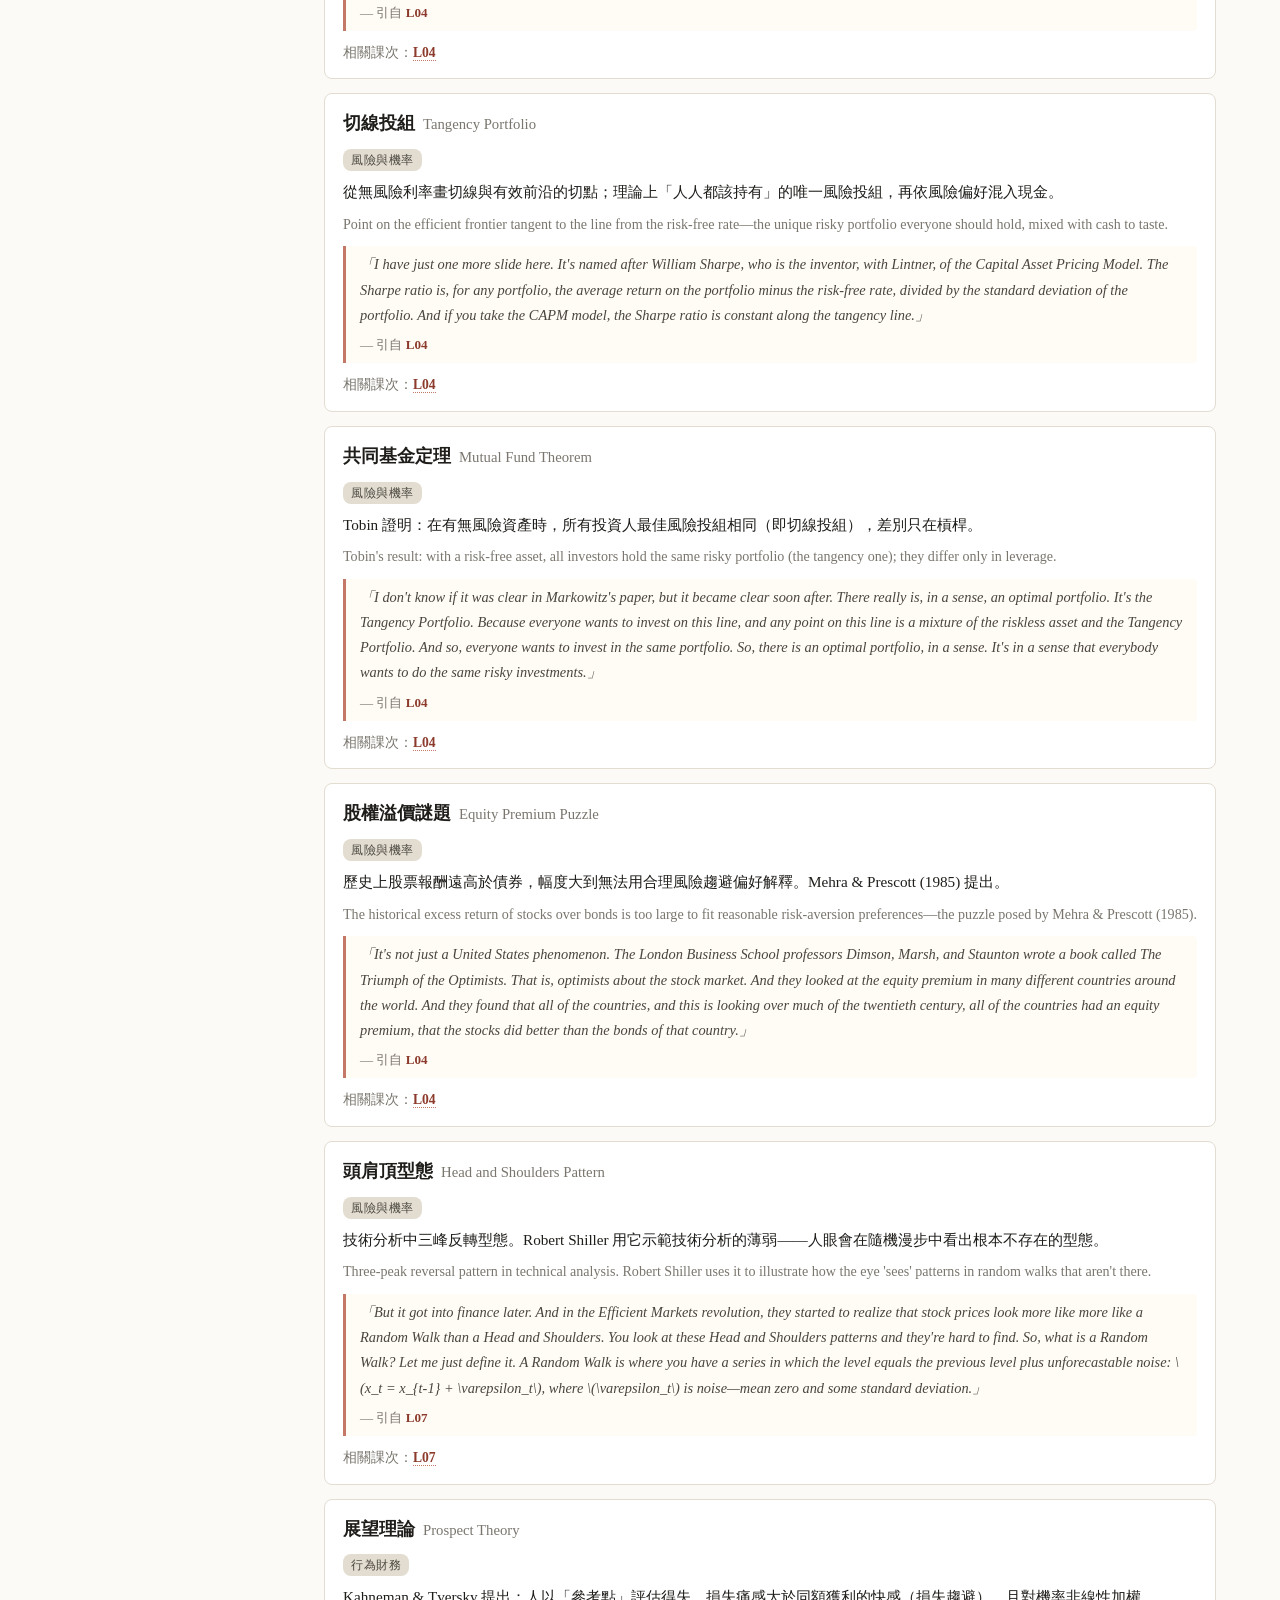
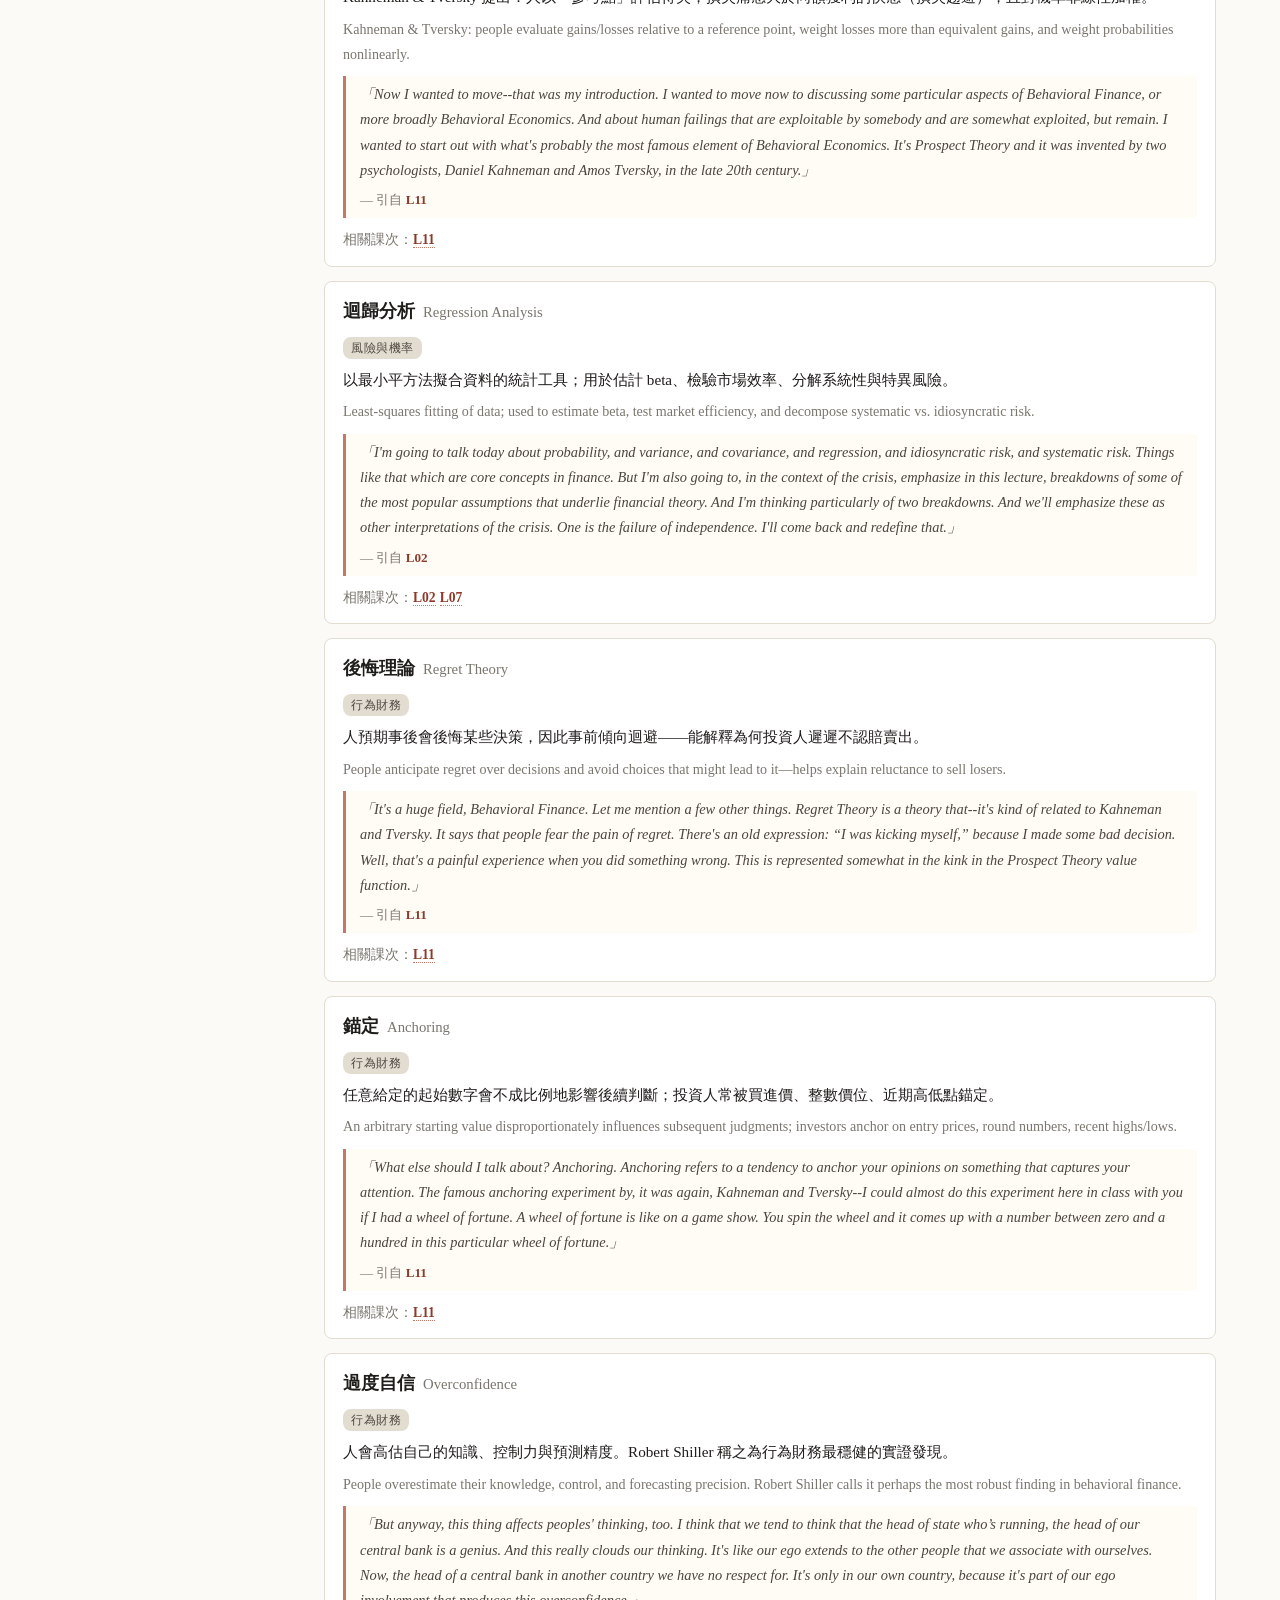
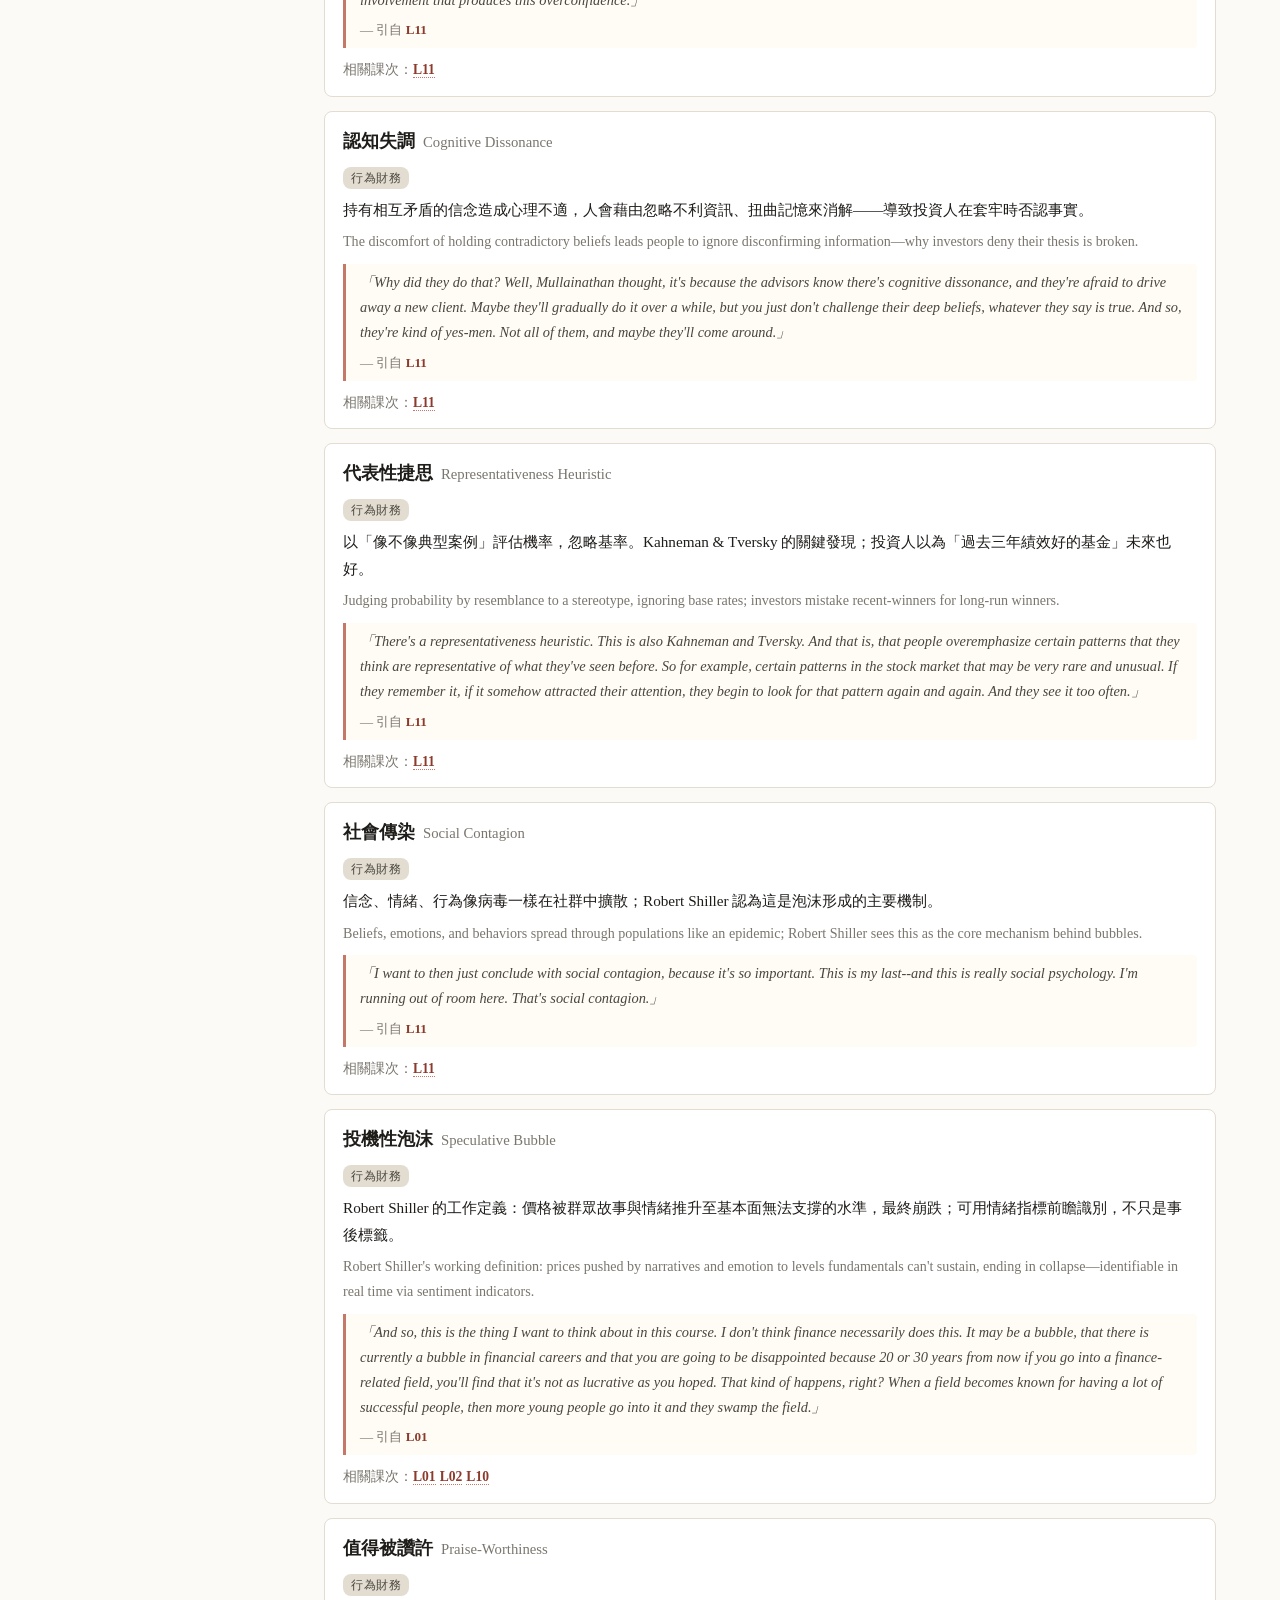
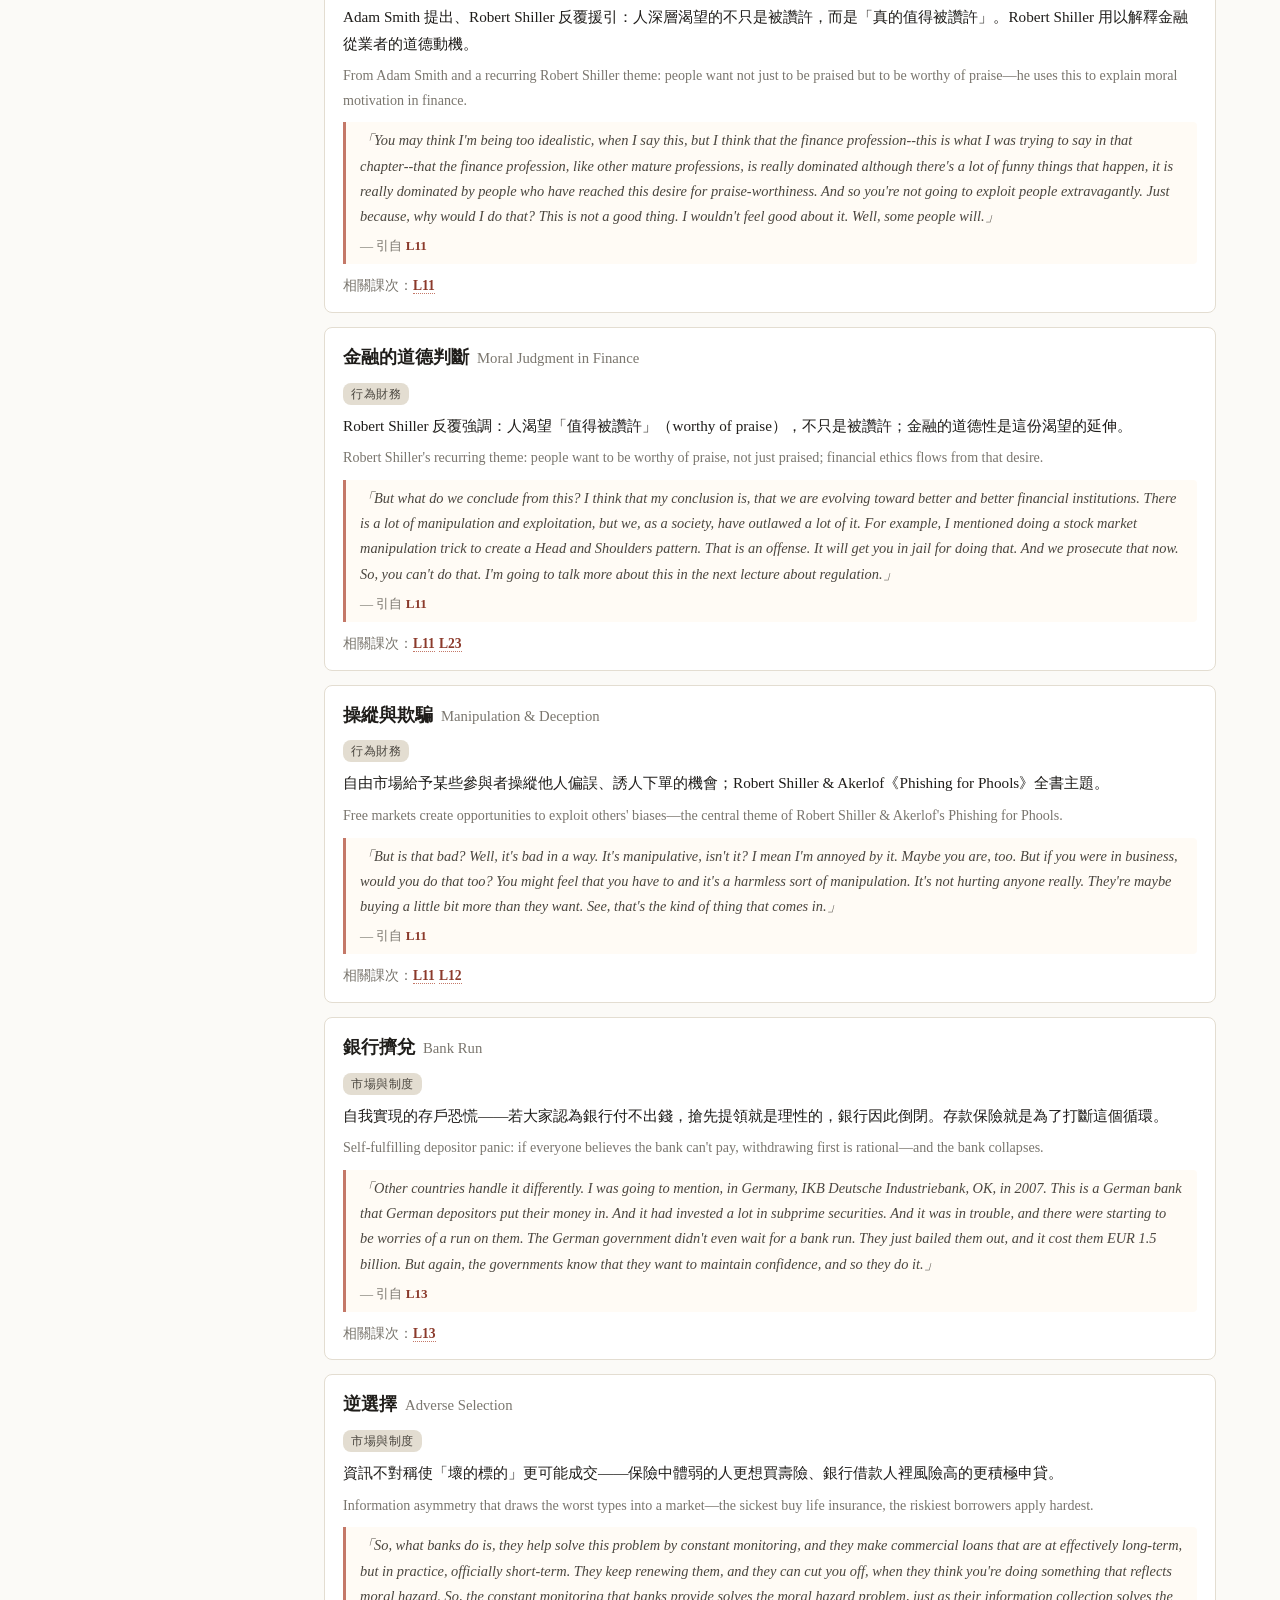
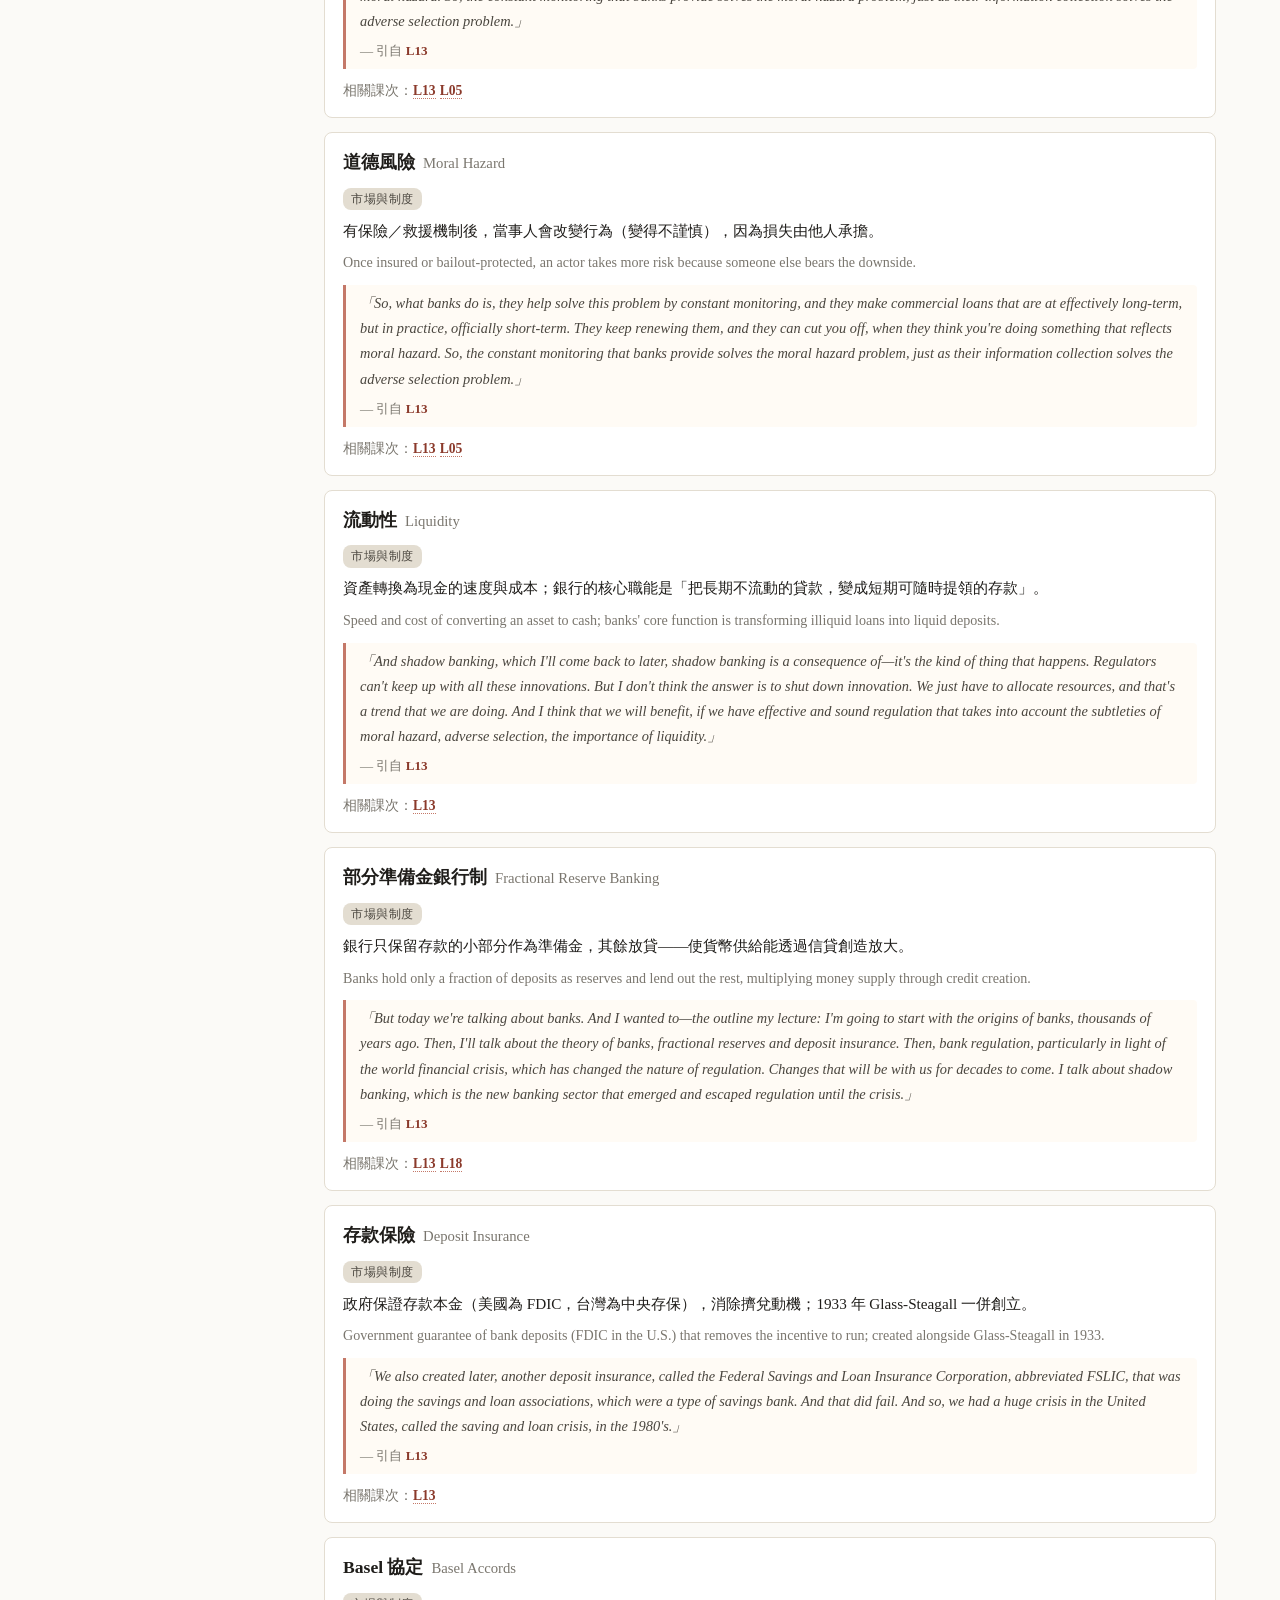
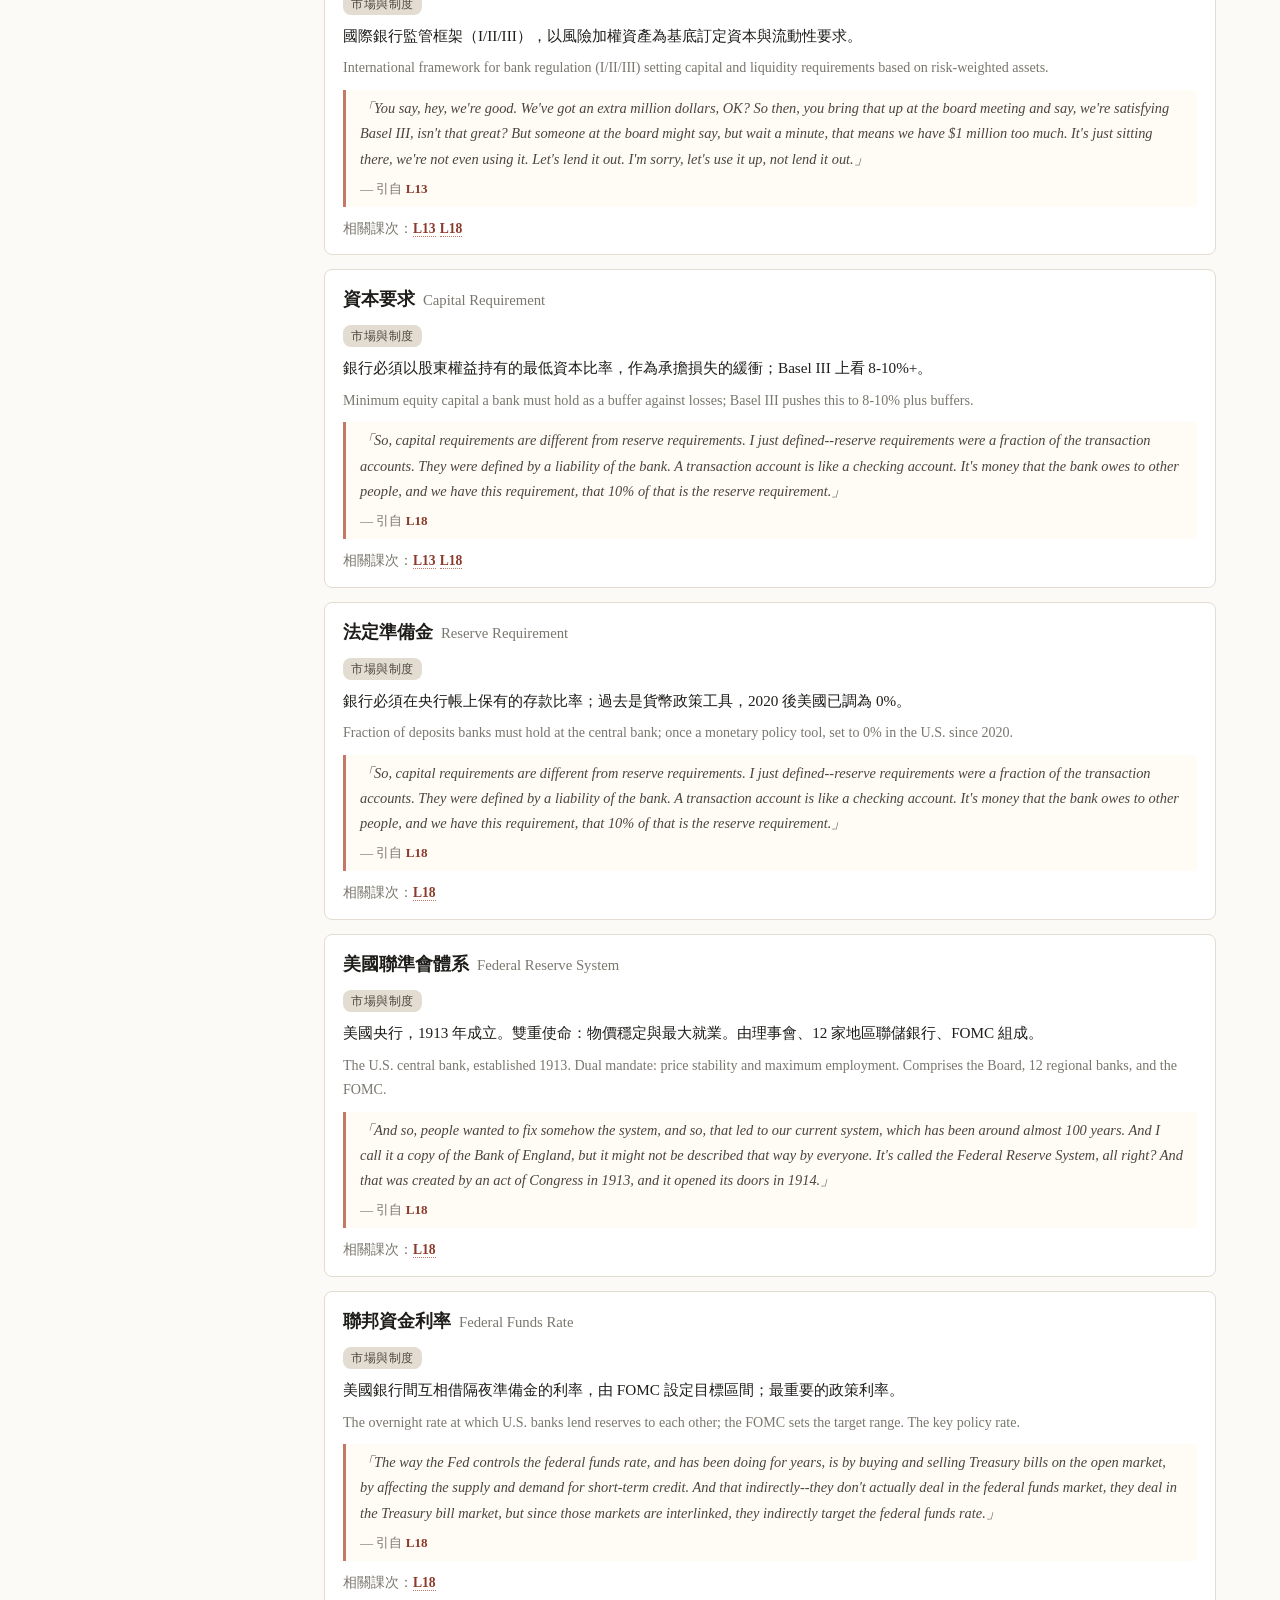
<file: wiki.html>
<!DOCTYPE html>
<html lang="zh-Hant">
<head>
<meta charset="UTF-8">
<meta name="viewport" content="width=device-width, initial-scale=1">
<title>金融名詞 Wiki — Robert Shiller《金融市場》</title>
<link rel="stylesheet" href="assets/css/styles.css">
</head>
<body>
<div class="layout">
  <main class="main">
    <section class="hero">
      <h1>Robert Shiller 金融名詞 Wiki</h1>
      <div class="subtitle">課堂出現的核心名詞 — 附 Robert Shiller 原文與出處課次。<span id="wikiCount" class="muted"></span></div>
    </section>

    <div class="row" style="margin-bottom:12px">
      <input id="wikiSearch" type="search" placeholder="搜尋詞條 / 定義 / 引用…" style="flex:1;min-width:240px;padding:8px 12px;border:1px solid var(--line);border-radius:8px;font:inherit" />
    </div>

    <div id="wikiFilters" class="wiki-filters"></div>
    <div id="wikiList" class="wiki-grid"></div>
  </main>
</div>
<script src="assets/js/common.js"></script>
<script src="assets/js/wiki.js"></script>
<script src="assets/js/analytics.js"></script>
</body>
</html>
</file>
<file: assets/css/styles.css>
/* Robert Shiller Financial Markets — minimalist serif + sidebar */
:root {
  --bg: #fbfaf7;
  --bg-elev: #ffffff;
  --bg-sidebar: #f5f2ec;
  --ink: #1f1d1a;
  --ink-soft: #4a463f;
  --ink-mute: #7a766e;
  --line: #e3ddd1;
  --accent: #8b3a2b;        /* yale-like brick red */
  --accent-soft: #c47868;
  --en-bg: #fbfaf7;
  --zh-bg: #fff7ec;
  --track-intro: #2a6f97;
  --track-tools: #386641;
  --track-inst:  #8b3a2b;
  --max-content: 1320px;
  --sidebar-w: 280px;
  font-size: 16px;
}

* { box-sizing: border-box; }
html, body { margin: 0; padding: 0; }
body {
  background: var(--bg);
  color: var(--ink);
  font-family: "Noto Serif TC", "Source Han Serif TC", "PingFang TC", "Songti TC", Georgia, serif;
  line-height: 1.75;
  -webkit-font-smoothing: antialiased;
}

a { color: var(--accent); text-decoration: none; border-bottom: 1px dotted var(--accent-soft); }
a:hover { color: #5d2519; }

/* ---------- top bar ---------- */
.topbar {
  position: sticky; top: 0; z-index: 40;
  background: var(--bg-elev);
  border-bottom: 1px solid var(--line);
  padding: 12px 22px;
  display: flex; align-items: center; gap: 24px;
}
.brand {
  font-weight: 700;
  font-size: 1.05rem;
  color: var(--ink);
  border: none;
}
.brand .small { color: var(--ink-mute); font-weight: 400; font-size: 0.85rem; margin-left: 6px; }
.navtabs { display: flex; gap: 4px; }
.navtabs a {
  border: none;
  padding: 6px 14px;
  border-radius: 16px;
  color: var(--ink-soft);
  font-size: 0.95rem;
}
.navtabs a.active { background: var(--ink); color: #fff; }
.navtabs a:hover:not(.active) { background: var(--line); }
.searchbox {
  margin-left: auto; position: relative;
  display: flex; align-items: center;
}
.searchbox input {
  width: 240px; padding: 6px 10px; padding-left: 28px;
  border: 1px solid var(--line); border-radius: 18px;
  background: var(--bg); font: inherit; font-size: 0.9rem;
}
.searchbox::before {
  content: "🔍"; position: absolute; left: 8px; font-size: 0.85rem; opacity: 0.5;
}

/* ---------- layout ---------- */
.layout {
  display: grid;
  grid-template-columns: var(--sidebar-w) 1fr;
  min-height: calc(100vh - 53px);
  max-width: var(--max-content);
  margin: 0 auto;
}
.sidebar {
  background: var(--bg-sidebar);
  border-right: 1px solid var(--line);
  padding: 18px 14px;
  overflow-y: auto;
  max-height: calc(100vh - 53px);
  position: sticky; top: 53px;
}
.sidebar h3 {
  font-size: 0.78rem; text-transform: uppercase; letter-spacing: 0.08em;
  color: var(--ink-mute); margin: 4px 8px 10px; font-weight: 600;
}
.sidebar ul { list-style: none; padding: 0; margin: 0; }
.sidebar li a {
  display: flex; gap: 8px;
  padding: 7px 10px;
  border: none;
  border-radius: 6px;
  color: var(--ink-soft);
  font-size: 0.92rem;
  line-height: 1.4;
}
.sidebar li a:hover { background: rgba(0,0,0,0.04); }
.sidebar li a.active {
  background: var(--ink); color: #fff;
}
.sidebar li a.active .num { color: #fbbf24; }
.sidebar .num {
  flex: 0 0 28px; font-variant-numeric: tabular-nums;
  color: var(--ink-mute); font-size: 0.82rem;
}
.sidebar li a.active .num { color: #fbbf24; }
.sidebar li a .ttl { flex: 1; }
.sidebar .track-dot {
  display: inline-block; width: 6px; height: 6px; border-radius: 50%;
  margin-top: 8px; flex: 0 0 6px;
}
.track-intro .track-dot { background: var(--track-intro); }
.track-tools .track-dot { background: var(--track-tools); }
.track-institutions .track-dot { background: var(--track-inst); }

.main {
  padding: 32px 44px 80px;
  max-width: 980px;
}

/* ---------- home page ---------- */
.hero {
  border-bottom: 1px solid var(--line);
  padding-bottom: 28px;
  margin-bottom: 32px;
}
.hero h1 { font-size: 2rem; margin: 0 0 8px; line-height: 1.3; }
.hero .subtitle { color: var(--ink-mute); font-size: 1rem; }
.hero .meta { margin-top: 14px; font-size: 0.88rem; color: var(--ink-mute); }
.hero .meta b { color: var(--ink-soft); }

.section { margin: 36px 0; }
.section h2 {
  font-size: 1.35rem; margin: 0 0 14px;
  border-left: 4px solid var(--accent); padding-left: 12px;
}
.section h3 { font-size: 1.05rem; margin: 18px 0 8px; color: var(--ink-soft); }
.section p { color: var(--ink-soft); margin: 0 0 12px; }

.track-grid {
  display: grid; grid-template-columns: repeat(3, 1fr);
  gap: 14px; margin: 16px 0;
}
@media (max-width: 800px) { .track-grid { grid-template-columns: 1fr; } }
.track-card {
  background: var(--bg-elev);
  border: 1px solid var(--line); border-radius: 10px;
  padding: 16px;
}
.track-card h3 { margin: 0 0 6px; font-size: 1rem; }
.track-card .why { font-size: 0.88rem; color: var(--ink-mute); margin-bottom: 10px; }
.track-card ol { margin: 0; padding-left: 20px; font-size: 0.92rem; }
.track-card ol li { padding: 2px 0; }
.track-card.intro h3 { color: var(--track-intro); }
.track-card.tools h3 { color: var(--track-tools); }
.track-card.institutions h3 { color: var(--track-inst); }

.howto ol li, .howto ul li { margin-bottom: 6px; }
.howto .step {
  background: var(--bg-elev); border: 1px solid var(--line);
  border-radius: 8px; padding: 12px 16px; margin-bottom: 10px;
}
.howto .step b { color: var(--accent); }

/* ---------- lecture page ---------- */
.lecture-header {
  display: flex; align-items: flex-end; justify-content: space-between;
  gap: 12px; flex-wrap: wrap;
  margin-bottom: 18px;
}
.lecture-header .titles h1 {
  font-size: 1.45rem; margin: 0 0 4px;
}
.lecture-header .titles .en { color: var(--ink-mute); font-size: 0.92rem; }
.lecture-header .meta { font-size: 0.82rem; color: var(--ink-mute); }
.lecture-header .meta .tag {
  display: inline-block; background: var(--line); color: var(--ink-soft);
  padding: 2px 8px; border-radius: 10px; margin-left: 4px;
}

.broker-callout {
  background: #fff7ec; border-left: 3px solid var(--accent);
  padding: 12px 16px; border-radius: 4px; margin: 16px 0;
  font-size: 0.95rem;
}
.broker-callout .label {
  font-size: 0.75rem; letter-spacing: 0.1em; text-transform: uppercase;
  color: var(--accent); font-weight: 600; margin-bottom: 4px;
}

.video-wrap {
  position: relative; padding-top: 56.25%;
  background: #000; border-radius: 8px; overflow: hidden;
  margin-bottom: 18px;
}
.video-wrap iframe { position: absolute; inset: 0; width: 100%; height: 100%; border: 0; }
.video-fallback {
  position: absolute; inset: 0; display: flex; flex-direction: column;
  align-items: center; justify-content: center; gap: 10px;
  color: #ccc;
}

.viewmode-bar {
  display: flex; gap: 8px; align-items: center; flex-wrap: wrap;
  padding: 10px 0; border-bottom: 1px solid var(--line);
  margin-bottom: 18px;
  font-size: 0.88rem;
}
.viewmode-bar .group { display: flex; gap: 0; border: 1px solid var(--line); border-radius: 6px; overflow: hidden; }
.viewmode-bar button {
  background: var(--bg-elev); border: 0; border-right: 1px solid var(--line);
  padding: 5px 12px; font: inherit; font-size: 0.85rem; cursor: pointer;
  color: var(--ink-soft);
}
.viewmode-bar button:last-child { border-right: 0; }
.viewmode-bar button.active { background: var(--ink); color: #fff; }
.viewmode-bar .link {
  margin-left: auto; font-size: 0.82rem; color: var(--ink-mute);
}

/* export group inside viewmode bar */
.export-group {
  display: flex; align-items: center; gap: 4px;
  margin-left: 18px; padding-left: 18px;
  border-left: 1px solid var(--line);
}
.export-group .exp-label { font-size: 0.85rem; }
.exp-btn {
  background: var(--bg-elev); border: 1px solid var(--line);
  padding: 5px 10px; font: inherit; font-size: 0.82rem;
  border-radius: 5px; cursor: pointer;
  color: var(--ink-soft); transition: all 0.12s;
}
.exp-btn:hover { background: var(--accent); color: #fff; border-color: var(--accent); }

/* AI usage hint below the bar */
.ai-hint {
  font-size: 0.85rem; color: var(--ink-mute);
  background: rgba(196,120,104,0.08);
  border-radius: 6px; padding: 8px 12px;
  margin: 0 0 18px;
}
.ai-hint b { color: var(--accent); }

/* toast */
.toast {
  position: fixed; bottom: 28px; left: 50%;
  transform: translateX(-50%) translateY(20px);
  background: var(--ink); color: #fff;
  padding: 12px 22px; border-radius: 8px;
  font-size: 0.92rem;
  box-shadow: 0 6px 20px rgba(0,0,0,0.25);
  opacity: 0; pointer-events: none;
  transition: opacity 0.2s, transform 0.2s;
  z-index: 1000;
  max-width: 90vw;
}
.toast.show {
  opacity: 1;
  transform: translateX(-50%) translateY(0);
}

.chapter {
  margin-bottom: 22px;
  border: 1px solid var(--line); border-radius: 8px;
  background: var(--bg-elev);
  overflow: hidden;
}
.chapter > summary {
  cursor: pointer; padding: 12px 16px;
  background: #f5f2ec;
  font-weight: 600; font-size: 1rem;
  list-style: none;
  display: flex; align-items: center; gap: 10px;
}
.chapter > summary::before {
  content: "▸"; transition: transform 0.15s;
  display: inline-block; color: var(--ink-mute);
  flex-shrink: 0;
}
.chapter[open] > summary::before { transform: rotate(90deg); }
.chapter .chnum {
  background: var(--accent); color: #fff; font-size: 0.78rem;
  padding: 2px 8px; border-radius: 8px; font-weight: 500;
  flex-shrink: 0; white-space: nowrap;
}
.chapter .ch-title { flex: 1; min-width: 0; }
.chapter .ch-en {
  color: var(--ink-mute); font-weight: 400; font-size: 0.88rem;
  flex-shrink: 1; max-width: 45%; text-align: right;
}

.ch-body { padding: 14px 18px; }
.speaker {
  margin: 12px 0 6px;
  font-weight: 600;
  color: var(--accent);
  font-size: 0.95rem;
}
.pair {
  display: grid; grid-template-columns: 1fr 1fr;
  gap: 12px;
  border-radius: 6px;
  margin-bottom: 8px;
}
.pair .en, .pair .zh {
  padding: 8px 12px; border-radius: 4px;
}
.pair .en { background: var(--en-bg); border-left: 2px solid #bcbcbc; color: var(--ink-soft); font-family: Georgia, serif; }
.pair .zh { background: var(--zh-bg); border-left: 2px solid var(--accent-soft); }

/* view modes */
body.mode-stack .pair { grid-template-columns: 1fr; }
body.mode-zh .pair .en { display: none; }
body.mode-zh .pair { grid-template-columns: 1fr; }
body.mode-en .pair .zh { display: none; }
body.mode-en .pair { grid-template-columns: 1fr; }

@media (max-width: 720px) {
  .pair { grid-template-columns: 1fr; }
  body.mode-side .pair { grid-template-columns: 1fr; }
}

/* ---------- wiki page ---------- */
.wiki-grid {
  display: grid; gap: 14px;
  grid-template-columns: 1fr;
}
.wiki-card {
  background: var(--bg-elev); border: 1px solid var(--line);
  border-radius: 8px; padding: 14px 18px;
}
.wiki-card .term {
  font-size: 1.1rem; font-weight: 700; margin: 0 0 6px;
}
.wiki-card .term .en { color: var(--ink-mute); font-weight: 400; font-size: 0.92rem; margin-left: 8px; }
.wiki-card .cat-pill {
  display: inline-block; font-size: 0.72rem; padding: 1px 8px; border-radius: 8px;
  background: var(--line); color: var(--ink-soft); margin-right: 6px;
  letter-spacing: 0.05em;
}
.wiki-card .def-zh { font-size: 0.95rem; color: var(--ink); margin: 6px 0; }
.wiki-card .def-en { font-size: 0.88rem; color: var(--ink-mute); font-family: Georgia, serif; margin: 0 0 8px; }
.wiki-card .quote {
  font-size: 0.9rem; font-style: italic; color: var(--ink-soft);
  border-left: 3px solid var(--accent-soft); padding: 6px 14px; margin: 10px 0;
  font-family: Georgia, serif;
  background: rgba(255,247,236,0.5);
  border-radius: 0 4px 4px 0;
}
.wiki-card .quote .quote-src {
  font-style: normal; font-size: 0.82rem; color: var(--ink-mute);
  margin-top: 6px;
}
.wiki-card .quote .quote-src a {
  border: none; font-weight: 600; color: var(--accent);
}
.wiki-card .sources { font-size: 0.85rem; color: var(--ink-mute); }
.wiki-card .sources a { font-weight: 600; margin-right: 4px; }

.wiki-filters { display: flex; gap: 8px; flex-wrap: wrap; margin-bottom: 16px; }
.wiki-filters button {
  background: var(--bg-elev); border: 1px solid var(--line);
  padding: 4px 12px; border-radius: 14px; font: inherit; font-size: 0.85rem;
  cursor: pointer; color: var(--ink-soft);
}
.wiki-filters button.active { background: var(--ink); color: #fff; border-color: var(--ink); }

/* ---------- mindmap page ---------- */
.mindmap-wrap {
  background: var(--bg-elev); border: 1px solid var(--line); border-radius: 8px;
  height: calc(100vh - 180px); overflow: hidden;
}
.mindmap-wrap svg { width: 100%; height: 100%; display: block; }
.mindmap-hint {
  font-size: 0.85rem; color: var(--ink-mute); margin-bottom: 8px;
}

/* ---------- search overlay ---------- */
.search-results {
  background: var(--bg-elev); border: 1px solid var(--line);
  border-radius: 8px; padding: 14px; margin: 12px 0;
  max-height: 60vh; overflow-y: auto;
}
.search-hit {
  padding: 10px 8px; border-bottom: 1px dashed var(--line);
}
.search-hit:last-child { border-bottom: 0; }
.search-hit .where { font-size: 0.82rem; color: var(--ink-mute); margin-bottom: 4px; }
.search-hit mark { background: #fff3a0; }

/* ---------- footer ---------- */
.footer {
  border-top: 1px solid var(--line);
  padding: 20px 22px;
  font-size: 0.82rem; color: var(--ink-mute);
  text-align: center;
}
.footer a { border: none; color: var(--ink-soft); }

/* utility */
.hidden { display: none !important; }
.muted { color: var(--ink-mute); }
.row { display: flex; gap: 12px; flex-wrap: wrap; align-items: center; }

/* ========================================================
   Mobile / Tablet (≤ 820px) — drawer-based navigation
   ======================================================== */
.hamburger {
  display: none;
  background: var(--bg);
  border: 1px solid var(--line);
  border-radius: 8px;
  padding: 8px 12px;
  font-size: 1.2rem;
  cursor: pointer;
  color: var(--ink);
  line-height: 1;
  min-width: 44px; min-height: 40px;
}
.drawer-overlay {
  display: none;
  position: fixed; inset: 0;
  background: rgba(0,0,0,0.42);
  z-index: 50;
  -webkit-tap-highlight-color: transparent;
}
.drawer-close {
  display: none;
  position: absolute; top: 10px; right: 12px;
  background: none; border: none;
  font-size: 1.6rem; line-height: 1;
  cursor: pointer; color: var(--ink-mute);
  padding: 4px 10px;
}
.sidebar .mobile-nav { display: none; }

@media (max-width: 820px) {
  html, body { overflow-x: hidden; }
  body { font-size: 15px; }

  /* Prevent grid/flex child overflow */
  .layout, .main, .chapter, .ch-body, .pair,
  .pair > *, .lecture-header, .lecture-header > * { min-width: 0; max-width: 100%; }
  .pair .en, .pair .zh { box-sizing: border-box; }

  /* topbar shrink */
  .topbar { padding: 9px 12px; gap: 10px; }
  .brand { font-size: 0.98rem; }
  .brand .small { display: none; }
  .navtabs { display: none; }            /* move into drawer */
  .searchbox { display: none; }          /* go to wiki page for search */
  .hamburger { display: inline-flex; align-items: center; justify-content: center; }

  /* layout: single column */
  .layout { grid-template-columns: 1fr; max-width: 100%; }

  /* sidebar = off-canvas drawer */
  .sidebar {
    position: fixed; top: 0; left: 0; bottom: 0;
    width: 84vw; max-width: 320px;
    z-index: 60;
    transform: translateX(-100%);
    transition: transform 0.24s ease-out;
    box-shadow: 4px 0 20px rgba(0,0,0,0.18);
    max-height: 100vh; max-height: 100dvh;
    padding-top: 44px;
  }
  body.drawer-open .sidebar { transform: translateX(0); }
  body.drawer-open .drawer-overlay { display: block; }
  body.drawer-open { overflow: hidden; }
  .drawer-close { display: block; }

  .sidebar .mobile-nav {
    display: block;
    margin: -8px 0 14px;
    padding-bottom: 10px;
    border-bottom: 1px solid var(--line);
  }
  .sidebar .mobile-nav a {
    display: block; padding: 10px 12px;
    color: var(--ink); font-weight: 600;
    border: none; border-radius: 6px;
    font-size: 0.95rem;
  }
  .sidebar .mobile-nav a.active {
    background: var(--ink); color: #fff;
  }
  .sidebar li a { padding: 9px 10px; min-height: 44px; }

  /* main content */
  .main { padding: 18px 14px 50px; max-width: 100%; }

  /* hero */
  .hero { padding-bottom: 18px; margin-bottom: 22px; }
  .hero h1 { font-size: 1.5rem; line-height: 1.3; }
  .hero .subtitle { font-size: 0.92rem; }
  .hero .meta { font-size: 0.92rem; }

  /* sections */
  .section { margin: 24px 0; }
  .section h2 { font-size: 1.18rem; padding-left: 10px; border-left-width: 3px; }
  .section h3 { font-size: 1rem; }
  .howto .step, .step { font-size: 0.93rem; padding: 10px 12px; }
  .track-grid { grid-template-columns: 1fr; gap: 10px; }

  /* lecture page */
  .lecture-header { gap: 8px; }
  .lecture-header .titles h1 { font-size: 1.18rem; }
  .lecture-header .titles .en { font-size: 0.82rem; }
  .lecture-header .meta { font-size: 0.78rem; }
  .broker-callout { font-size: 0.93rem; padding: 10px 12px; }

  .viewmode-bar { font-size: 0.82rem; gap: 6px; flex-wrap: wrap; }
  .viewmode-bar .muted { display: none; }
  .viewmode-bar .group { width: 100%; display: grid; grid-template-columns: repeat(4, 1fr); }
  .viewmode-bar .group button {
    padding: 9px 4px; min-height: 40px; width: 100%;
    font-size: 0.8rem; white-space: nowrap;
  }
  .viewmode-bar .link { width: 100%; text-align: right; margin: 4px 0 0; }

  .export-group {
    width: 100%;
    margin: 6px 0 0; padding: 8px 0 0;
    border-left: 0; border-top: 1px dashed var(--line);
    flex-wrap: wrap; gap: 6px;
  }
  .export-group .exp-label { font-size: 0.82rem; margin-right: 2px; }
  .exp-btn { flex: 1; min-width: 60px; min-height: 38px; font-size: 0.82rem; }
  .ai-hint { font-size: 0.82rem; line-height: 1.55; padding: 8px 10px; margin: 4px 0 14px; }

  .chapter > summary {
    padding: 11px 12px; font-size: 0.95rem;
    flex-wrap: wrap; gap: 8px;
  }
  .chapter .ch-en { display: none; }
  .ch-body { padding: 12px 12px; }

  /* bilingual stacks on mobile regardless of view mode */
  body.mode-side .pair { grid-template-columns: 1fr; }
  .pair { grid-template-columns: 1fr; gap: 6px; }
  .pair .en, .pair .zh {
    padding: 9px 11px; font-size: 0.95rem; line-height: 1.7;
    overflow-wrap: anywhere; word-break: break-word;
  }
  .speaker { word-break: break-word; }
  .lecture-header .titles h1, .hero h1 { overflow-wrap: anywhere; }

  /* wiki */
  .wiki-card { padding: 12px 14px; }
  .wiki-card .term { font-size: 1.02rem; }
  .wiki-card .term .en { display: block; margin-left: 0; margin-top: 2px; }
  .wiki-filters { gap: 6px; }
  .wiki-filters button { font-size: 0.82rem; padding: 6px 12px; min-height: 36px; }

  /* mindmap */
  .mindmap-wrap { height: calc(100vh - 240px); min-height: 380px; }

  /* footer */
  .footer { padding: 16px 12px; font-size: 0.78rem; }
}

@media (max-width: 420px) {
  .hero h1 { font-size: 1.3rem; }
  .lecture-header .titles h1 { font-size: 1.05rem; }
  .section h2 { font-size: 1.06rem; }
  .topbar { padding: 8px 10px; gap: 8px; }
  .brand { font-size: 0.92rem; }
  .main { padding: 14px 12px 48px; }
}

/* ============================================================
   Quiz page
   ============================================================ */

/* screen management */
.quiz-screen { display: none; }
.quiz-screen.active { display: block; }

/* hero section shared */
.quiz-hero {
  text-align: center;
  padding: 36px 0 28px;
  border-bottom: 1px solid var(--line);
  margin-bottom: 32px;
}
.quiz-hero h1 { font-size: 2rem; margin: 0 0 10px; }
.quiz-badge {
  display: inline-block;
  background: var(--accent);
  color: #fff;
  font-size: 0.85rem;
  padding: 4px 14px;
  border-radius: 20px;
  margin-bottom: 12px;
  font-weight: 600;
  letter-spacing: 0.05em;
}
.quiz-sub {
  color: var(--ink-mute);
  font-size: 0.95rem;
  max-width: 560px;
  margin: 0 auto;
  line-height: 1.65;
}

/* ── Role selection grid ── */
.role-grid {
  display: grid;
  grid-template-columns: repeat(3, 1fr);
  gap: 16px;
  padding: 8px 0 40px;
}
@media (max-width: 820px) { .role-grid { grid-template-columns: 1fr 1fr; } }
@media (max-width: 480px) { .role-grid { grid-template-columns: 1fr; } }

.role-card {
  background: var(--bg-elev);
  border: 2px solid var(--line);
  border-radius: 12px;
  padding: 20px 16px 18px;
  cursor: pointer;
  text-align: left;
  display: flex; flex-direction: column; gap: 4px;
  transition: border-color 0.15s, box-shadow 0.15s, transform 0.1s;
  --role-color: var(--accent);
}
.role-card:hover {
  border-color: var(--role-color);
  box-shadow: 0 4px 16px rgba(0,0,0,0.1);
  transform: translateY(-2px);
}
.role-card:active { transform: translateY(0); }
.role-icon {
  display: block;
  font-size: 2rem;
  margin-bottom: 6px;
}
.role-name {
  display: block;
  font-weight: 700;
  font-size: 1.05rem;
  color: var(--role-color);
  line-height: 1.3;
}
.role-name-en {
  display: block;
  font-size: 0.78rem;
  color: var(--ink-mute);
  margin-bottom: 6px;
}
.role-desc {
  display: block;
  font-size: 0.85rem;
  color: var(--ink-soft);
  line-height: 1.5;
}
.role-lectures {
  display: block;
  font-size: 0.78rem;
  color: var(--ink-mute);
  margin-top: 8px;
}

/* ── Role badge (large, small) ── */
.role-badge-large {
  display: inline-flex;
  align-items: center;
  gap: 8px;
  background: color-mix(in srgb, var(--role-color, var(--accent)) 12%, transparent);
  border: 2px solid var(--role-color, var(--accent));
  color: var(--role-color, var(--accent));
  border-radius: 40px;
  padding: 6px 20px;
  font-size: 1.15rem;
  font-weight: 700;
  margin-bottom: 14px;
  --role-color: var(--accent);
}
.role-badge-sm {
  display: inline-block;
  background: color-mix(in srgb, var(--role-color, var(--accent)) 12%, transparent);
  border: 1px solid var(--role-color, var(--accent));
  color: var(--role-color, var(--accent));
  border-radius: 20px;
  padding: 2px 10px;
  font-size: 0.82rem;
  font-weight: 600;
  --role-color: var(--accent);
}

/* ── Name form ── */
.name-form-wrap {
  max-width: 420px;
  margin: 0 auto;
  display: flex; flex-direction: column; gap: 12px;
  padding-bottom: 40px;
}
.name-form {
  display: flex; flex-direction: column; gap: 10px;
}
.name-form input {
  padding: 12px 16px;
  border: 2px solid var(--line);
  border-radius: 8px;
  font: inherit; font-size: 1.05rem;
  background: var(--bg-elev);
  color: var(--ink);
  transition: border-color 0.15s;
}
.name-form input:focus {
  outline: none;
  border-color: var(--accent);
}

/* ── Buttons ── */
.btn-primary {
  background: var(--accent); color: #fff;
  border: none; border-radius: 8px;
  padding: 12px 24px; font: inherit; font-size: 0.98rem;
  font-weight: 600; cursor: pointer;
  transition: background 0.15s, transform 0.1s;
}
.btn-primary:hover { background: #6d2c1f; }
.btn-primary:active { transform: scale(0.98); }

.btn-secondary {
  background: var(--bg-elev);
  color: var(--ink);
  border: 2px solid var(--line);
  border-radius: 8px;
  padding: 10px 22px; font: inherit; font-size: 0.95rem;
  font-weight: 600; cursor: pointer;
  transition: border-color 0.15s;
}
.btn-secondary:hover { border-color: var(--accent); color: var(--accent); }

.btn-ghost {
  background: none; color: var(--ink-mute);
  border: none; font: inherit; font-size: 0.9rem;
  cursor: pointer; padding: 8px 0;
  text-decoration: underline;
  text-underline-offset: 3px;
}
.btn-ghost:hover { color: var(--ink); }
.btn-sm { font-size: 0.82rem; }

/* ── Quiz topbar ── */
.quiz-topbar {
  display: flex; align-items: center; gap: 16px;
  padding: 10px 0 14px;
  border-bottom: 2px solid var(--line);
  margin-bottom: 24px;
  flex-wrap: wrap;
}
.quiz-identity { display: flex; align-items: center; gap: 8px; }
.player-name-sm {
  font-weight: 700;
  font-size: 0.92rem;
  color: var(--ink-soft);
}
.quiz-progress-wrap {
  flex: 1; min-width: 160px;
}
.quiz-progress-label {
  display: block;
  font-size: 0.78rem;
  color: var(--ink-mute);
  margin-bottom: 4px;
}
.quiz-progress-bar {
  height: 6px; background: var(--line); border-radius: 4px;
  overflow: hidden;
}
.quiz-progress-fill {
  height: 100%; background: var(--accent);
  border-radius: 4px;
  transition: width 0.3s ease;
}
.quiz-score-badge {
  background: var(--accent); color: #fff;
  border-radius: 20px;
  padding: 4px 14px;
  font-size: 0.9rem; font-weight: 700;
  white-space: nowrap;
}

/* ── Question card ── */
.question-card {
  background: var(--bg-elev);
  border: 1px solid var(--line);
  border-radius: 12px;
  padding: 24px 28px;
  margin-bottom: 18px;
}
.q-meta { margin-bottom: 10px; }
.q-lecture-tag {
  display: inline-block;
  background: var(--accent);
  color: #fff;
  font-size: 0.72rem;
  padding: 2px 9px;
  border-radius: 8px;
  font-weight: 600;
  letter-spacing: 0.06em;
}
.q-text {
  font-size: 1.1rem;
  font-weight: 600;
  line-height: 1.55;
  margin-bottom: 20px;
}
.q-choices {
  display: flex; flex-direction: column; gap: 10px;
}
.choice-btn {
  display: flex; align-items: flex-start; gap: 12px;
  background: var(--bg);
  border: 2px solid var(--line);
  border-radius: 8px;
  padding: 12px 16px;
  font: inherit; font-size: 0.95rem;
  text-align: left; cursor: pointer;
  transition: border-color 0.12s, background 0.12s;
  line-height: 1.5;
}
.choice-btn:hover:not(:disabled) {
  border-color: var(--accent);
  background: rgba(139,58,43,0.04);
}
.choice-letter {
  flex: 0 0 22px; height: 22px;
  background: var(--line); color: var(--ink-soft);
  border-radius: 50%; font-size: 0.78rem; font-weight: 700;
  display: flex; align-items: center; justify-content: center;
  margin-top: 1px;
  flex-shrink: 0;
}
.choice-text { flex: 1; }

.choice-btn.correct {
  border-color: #22863a;
  background: rgba(34,134,58,0.06);
}
.choice-btn.correct .choice-letter {
  background: #22863a; color: #fff;
}
.choice-btn.wrong {
  border-color: #cb2431;
  background: rgba(203,36,49,0.06);
}
.choice-btn.wrong .choice-letter {
  background: #cb2431; color: #fff;
}
.choice-btn:disabled { cursor: default; }

/* ── Feedback panel ── */
.feedback-panel {
  background: var(--bg-elev);
  border: 1px solid var(--line);
  border-radius: 12px;
  padding: 22px 28px;
  margin-bottom: 24px;
}
.feedback-verdict {
  font-size: 1.05rem; font-weight: 700;
  margin-bottom: 12px;
}
.verdict-correct { color: #22863a; }
.verdict-wrong { color: #cb2431; }
.verdict-correct-label { color: var(--ink-soft); font-weight: 400; margin-left: 8px; font-size: 0.95rem; }

.feedback-explanation {
  font-size: 0.95rem;
  color: var(--ink-soft);
  line-height: 1.65;
  margin-bottom: 16px;
  padding: 12px 16px;
  background: rgba(139,58,43,0.04);
  border-left: 3px solid var(--accent-soft);
  border-radius: 0 6px 6px 0;
}
.feedback-quote-wrap { margin-bottom: 16px; }
.feedback-quote-label {
  font-size: 0.72rem;
  text-transform: uppercase;
  letter-spacing: 0.1em;
  color: var(--ink-mute);
  font-weight: 600;
  margin-bottom: 6px;
}
.feedback-quote {
  font-style: italic;
  font-family: Georgia, serif;
  font-size: 0.9rem;
  color: var(--ink-soft);
  border-left: 3px solid var(--accent-soft);
  padding: 8px 14px;
  margin: 0;
  background: rgba(255,247,236,0.5);
  border-radius: 0 4px 4px 0;
  line-height: 1.7;
}
.feedback-links {
  display: flex; flex-wrap: wrap; gap: 8px;
  margin-bottom: 18px;
}
.feedback-link {
  display: inline-block;
  font-size: 0.85rem;
  padding: 6px 14px;
  background: var(--bg);
  border: 1px solid var(--line);
  border-radius: 20px;
  color: var(--accent);
  text-decoration: none;
  transition: background 0.12s, border-color 0.12s;
}
.feedback-link:hover {
  background: var(--accent);
  color: #fff;
  border-color: var(--accent);
}

/* ── Results screen ── */
.results-hero {
  text-align: center;
  padding: 32px 0 24px;
  border-bottom: 1px solid var(--line);
  margin-bottom: 24px;
}
.result-score {
  font-size: 2.8rem;
  font-weight: 700;
  color: var(--accent);
  margin: 10px 0 6px;
  line-height: 1;
}
.result-num { font-size: 3.2rem; }
.result-denom { font-size: 1.1rem; color: var(--ink-mute); font-weight: 400; }
.result-msg {
  font-size: 1.1rem;
  margin: 6px 0 4px;
  color: var(--ink-soft);
}
.result-player-name {
  font-size: 0.85rem;
  color: var(--ink-mute);
}

.results-actions {
  display: flex; gap: 10px; flex-wrap: wrap;
  margin-bottom: 24px;
}

/* ── Import section ── */
.import-wrap { margin-bottom: 28px; }
.import-details {
  border: 1px solid var(--line);
  border-radius: 8px;
  overflow: hidden;
}
.import-details summary {
  cursor: pointer;
  padding: 10px 16px;
  font-size: 0.9rem;
  font-weight: 600;
  color: var(--ink-soft);
  background: var(--bg-elev);
  list-style: none;
  user-select: none;
}
.import-details summary:hover { background: var(--line); }
.import-form {
  padding: 14px 16px;
  display: flex; flex-direction: column; gap: 8px;
  background: var(--bg);
}
.import-form textarea {
  font: inherit; font-size: 0.88rem;
  padding: 8px 10px;
  border: 1px solid var(--line);
  border-radius: 6px;
  resize: vertical;
  background: var(--bg-elev);
  color: var(--ink);
}
.import-msg {
  font-size: 0.85rem;
  padding: 4px 0;
}
.import-msg.error { color: #cb2431; }
.import-msg.success { color: #22863a; }

/* ── Leaderboard ── */
.leaderboard-section { margin-top: 8px; }
.leaderboard-section h2 {
  font-size: 1.25rem; margin-bottom: 6px;
  border-left: 4px solid var(--accent); padding-left: 12px;
}
.leaderboard-note {
  font-size: 0.82rem; color: var(--ink-mute);
  margin-bottom: 14px;
}
.lb-empty {
  font-size: 0.9rem; color: var(--ink-mute);
  text-align: center; padding: 28px;
  background: var(--bg-elev);
  border: 1px dashed var(--line);
  border-radius: 8px;
}
.lb-header, .lb-row {
  display: grid;
  grid-template-columns: 42px 1fr 1.4fr 80px 100px 72px;
  align-items: center;
  gap: 8px;
  padding: 8px 12px;
  font-size: 0.88rem;
}
@media (max-width: 620px) {
  .lb-header, .lb-row {
    grid-template-columns: 32px 1fr 100px 60px;
  }
  .lb-row > :nth-child(3),
  .lb-row > :nth-child(5),
  .lb-row > :nth-child(6),
  .lb-header > :nth-child(3),
  .lb-header > :nth-child(5),
  .lb-header > :nth-child(6) { display: none; }
}
.lb-header {
  background: var(--bg-sidebar);
  border: 1px solid var(--line);
  border-radius: 8px 8px 0 0;
  font-size: 0.75rem;
  text-transform: uppercase;
  letter-spacing: 0.06em;
  color: var(--ink-mute);
  font-weight: 600;
}
.lb-row {
  background: var(--bg-elev);
  border: 1px solid var(--line);
  border-top: 0;
}
.lb-row:last-child { border-radius: 0 0 8px 8px; }
.lb-row.lb-top {
  background: rgba(139,58,43,0.05);
}
.lb-rank { font-size: 1rem; font-weight: 700; }
.lb-name { font-weight: 600; color: var(--ink); overflow: hidden; text-overflow: ellipsis; white-space: nowrap; }
.lb-role { font-size: 0.82rem; color: var(--ink-mute); overflow: hidden; text-overflow: ellipsis; white-space: nowrap; }
.lb-score { font-weight: 700; color: var(--accent); }
.lb-bar-wrap {
  height: 6px; background: var(--line); border-radius: 4px; overflow: hidden;
}
.lb-bar {
  display: block; height: 100%;
  background: var(--accent); border-radius: 4px;
}
.lb-date { font-size: 0.78rem; color: var(--ink-mute); }

/* mobile quiz adjustments */
@media (max-width: 820px) {
  .question-card { padding: 18px 16px; }
  .q-text { font-size: 1rem; }
  .feedback-panel { padding: 16px 14px; }
  .quiz-topbar { gap: 10px; }
  .results-actions { flex-direction: column; }
  .results-actions .btn-primary,
  .results-actions .btn-secondary { width: 100%; text-align: center; }
}
</file>
